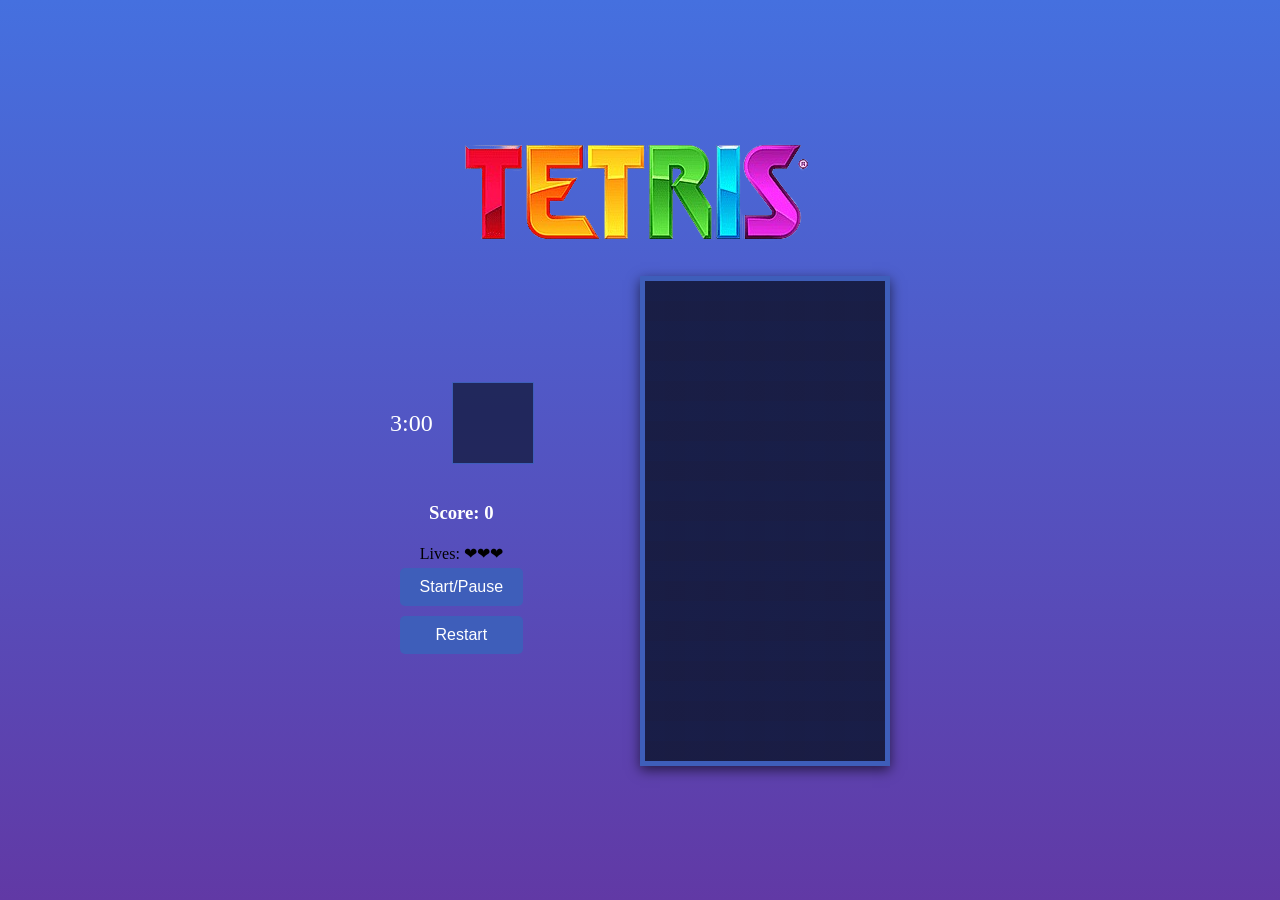
<file: play/tetris/index.html>
<!DOCTYPE html>
<html lang="en" dir="ltr">

<head>
  <meta charset="utf-8">
  <script src="index.js" charset="utf-8"></script>
  <link rel="stylesheet" href="style.css">
  </link>
  <title>Basic Tetris</title>
</head>

<body>
  <header>
    <img src="tetrisLogo.png" alt="Tetris Logo">
  </header>

  <div class="gamebox">
    <div class="left-column">
      <div class="timer-and-mini-grid">
        <div id="timer">3:00</div>
        <div class="mini-grid">
          <div></div>
          <div></div>
          <div></div>
          <div></div>
          <div></div>
          <div></div>
          <div></div>
          <div></div>
          <div></div>
          <div></div>
          <div></div>
          <div></div>
          <div></div>
          <div></div>
          <div></div>
          <div></div>
        </div>
      </div>
      <h3>Score: <span id="score">0</span></h3>
      <div>Lives: <span id="lives"></span></div>
      <div class="options">
        <button id="start-button">Start/Pause</button>
        <button id="restart-button">Restart</button>
      </div>
    </div>
    <div class="right-column">
      <div class="grid">
        <div></div>
        <div></div>
        <div></div>
        <div></div>
        <div></div>
        <div></div>
        <div></div>
        <div></div>
        <div></div>
        <div></div>
        <div></div>
        <div></div>
        <div></div>
        <div></div>
        <div></div>
        <div></div>
        <div></div>
        <div></div>
        <div></div>
        <div></div>
        <div></div>
        <div></div>
        <div></div>
        <div></div>
        <div></div>
        <div></div>
        <div></div>
        <div></div>
        <div></div>
        <div></div>
        <div></div>
        <div></div>
        <div></div>
        <div></div>
        <div></div>
        <div></div>
        <div></div>
        <div></div>
        <div></div>
        <div></div>
        <div></div>
        <div></div>
        <div></div>
        <div></div>
        <div></div>
        <div></div>
        <div></div>
        <div></div>
        <div></div>
        <div></div>
        <div></div>
        <div></div>
        <div></div>
        <div></div>
        <div></div>
        <div></div>
        <div></div>
        <div></div>
        <div></div>
        <div></div>
        <div></div>
        <div></div>
        <div></div>
        <div></div>
        <div></div>
        <div></div>
        <div></div>
        <div></div>
        <div></div>
        <div></div>
        <div></div>
        <div></div>
        <div></div>
        <div></div>
        <div></div>
        <div></div>
        <div></div>
        <div></div>
        <div></div>
        <div></div>
        <div></div>
        <div></div>
        <div></div>
        <div></div>
        <div></div>
        <div></div>
        <div></div>
        <div></div>
        <div></div>
        <div></div>
        <div></div>
        <div></div>
        <div></div>
        <div></div>
        <div></div>
        <div></div>
        <div></div>
        <div></div>
        <div></div>
        <div></div>
        <div></div>
        <div></div>
        <div></div>
        <div></div>
        <div></div>
        <div></div>
        <div></div>
        <div></div>
        <div></div>
        <div></div>
        <div></div>
        <div></div>
        <div></div>
        <div></div>
        <div></div>
        <div></div>
        <div></div>
        <div></div>
        <div></div>
        <div></div>
        <div></div>
        <div></div>
        <div></div>
        <div></div>
        <div></div>
        <div></div>
        <div></div>
        <div></div>
        <div></div>
        <div></div>
        <div></div>
        <div></div>
        <div></div>
        <div></div>
        <div></div>
        <div></div>
        <div></div>
        <div></div>
        <div></div>
        <div></div>
        <div></div>
        <div></div>
        <div></div>
        <div></div>
        <div></div>
        <div></div>
        <div></div>
        <div></div>
        <div></div>
        <div></div>
        <div></div>
        <div></div>
        <div></div>
        <div></div>
        <div></div>
        <div></div>
        <div></div>
        <div></div>
        <div></div>
        <div></div>
        <div></div>
        <div></div>
        <div></div>
        <div></div>
        <div></div>
        <div></div>
        <div></div>
        <div></div>
        <div></div>
        <div></div>
        <div></div>
        <div></div>
        <div></div>
        <div></div>
        <div></div>
        <div></div>
        <div></div>
        <div></div>
        <div></div>
        <div></div>
        <div></div>
        <div></div>
        <div></div>
        <div></div>
        <div></div>
        <div></div>
        <div></div>
        <div></div>
        <div></div>
        <div></div>
        <div></div>
        <div></div>
        <div></div>
        <div></div>
        <div></div>
        <div></div>
        <div></div>
        <div></div>
        <div></div>
        <div></div>
        <div class="taken"></div>
        <div class="taken"></div>
        <div class="taken"></div>
        <div class="taken"></div>
        <div class="taken"></div>
        <div class="taken"></div>
        <div class="taken"></div>
        <div class="taken"></div>
        <div class="taken"></div>
        <div class="taken"></div>
      </div>
    </div>
  </div>
</body>

</html>
</file>
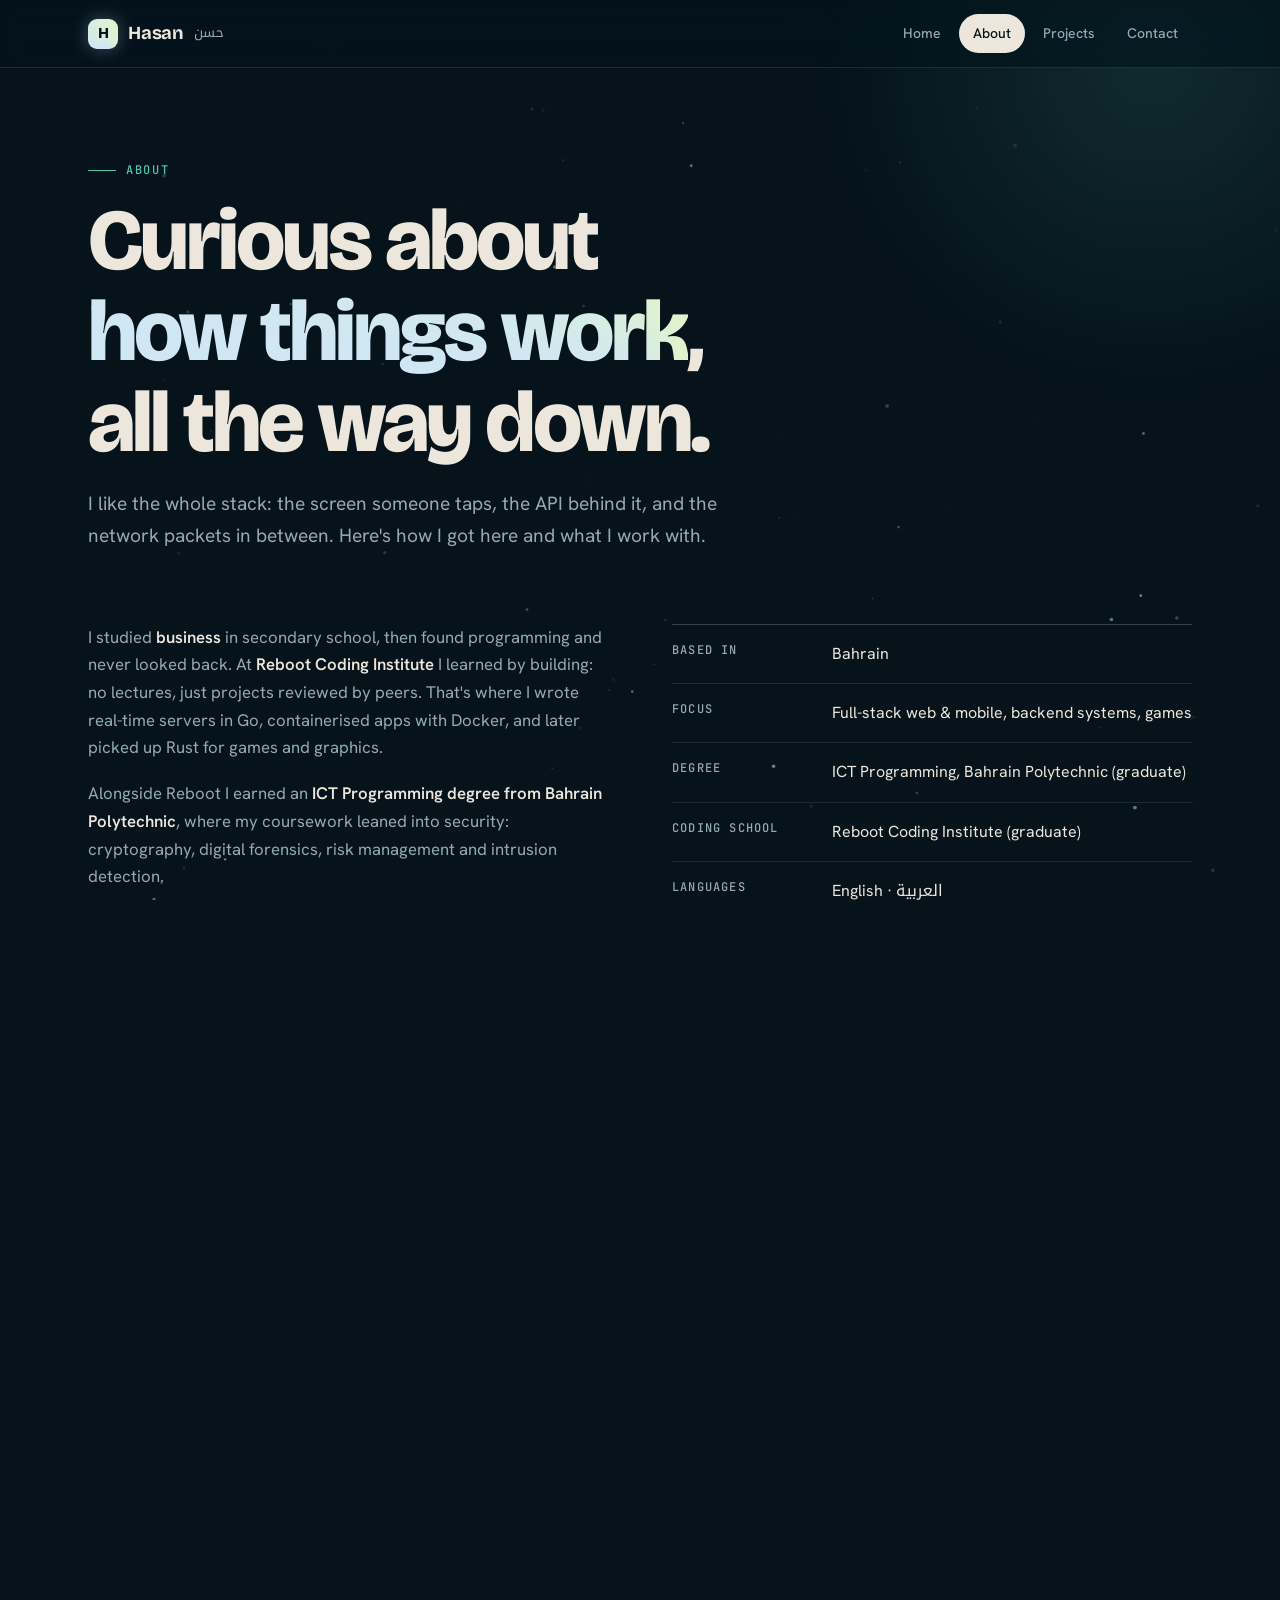
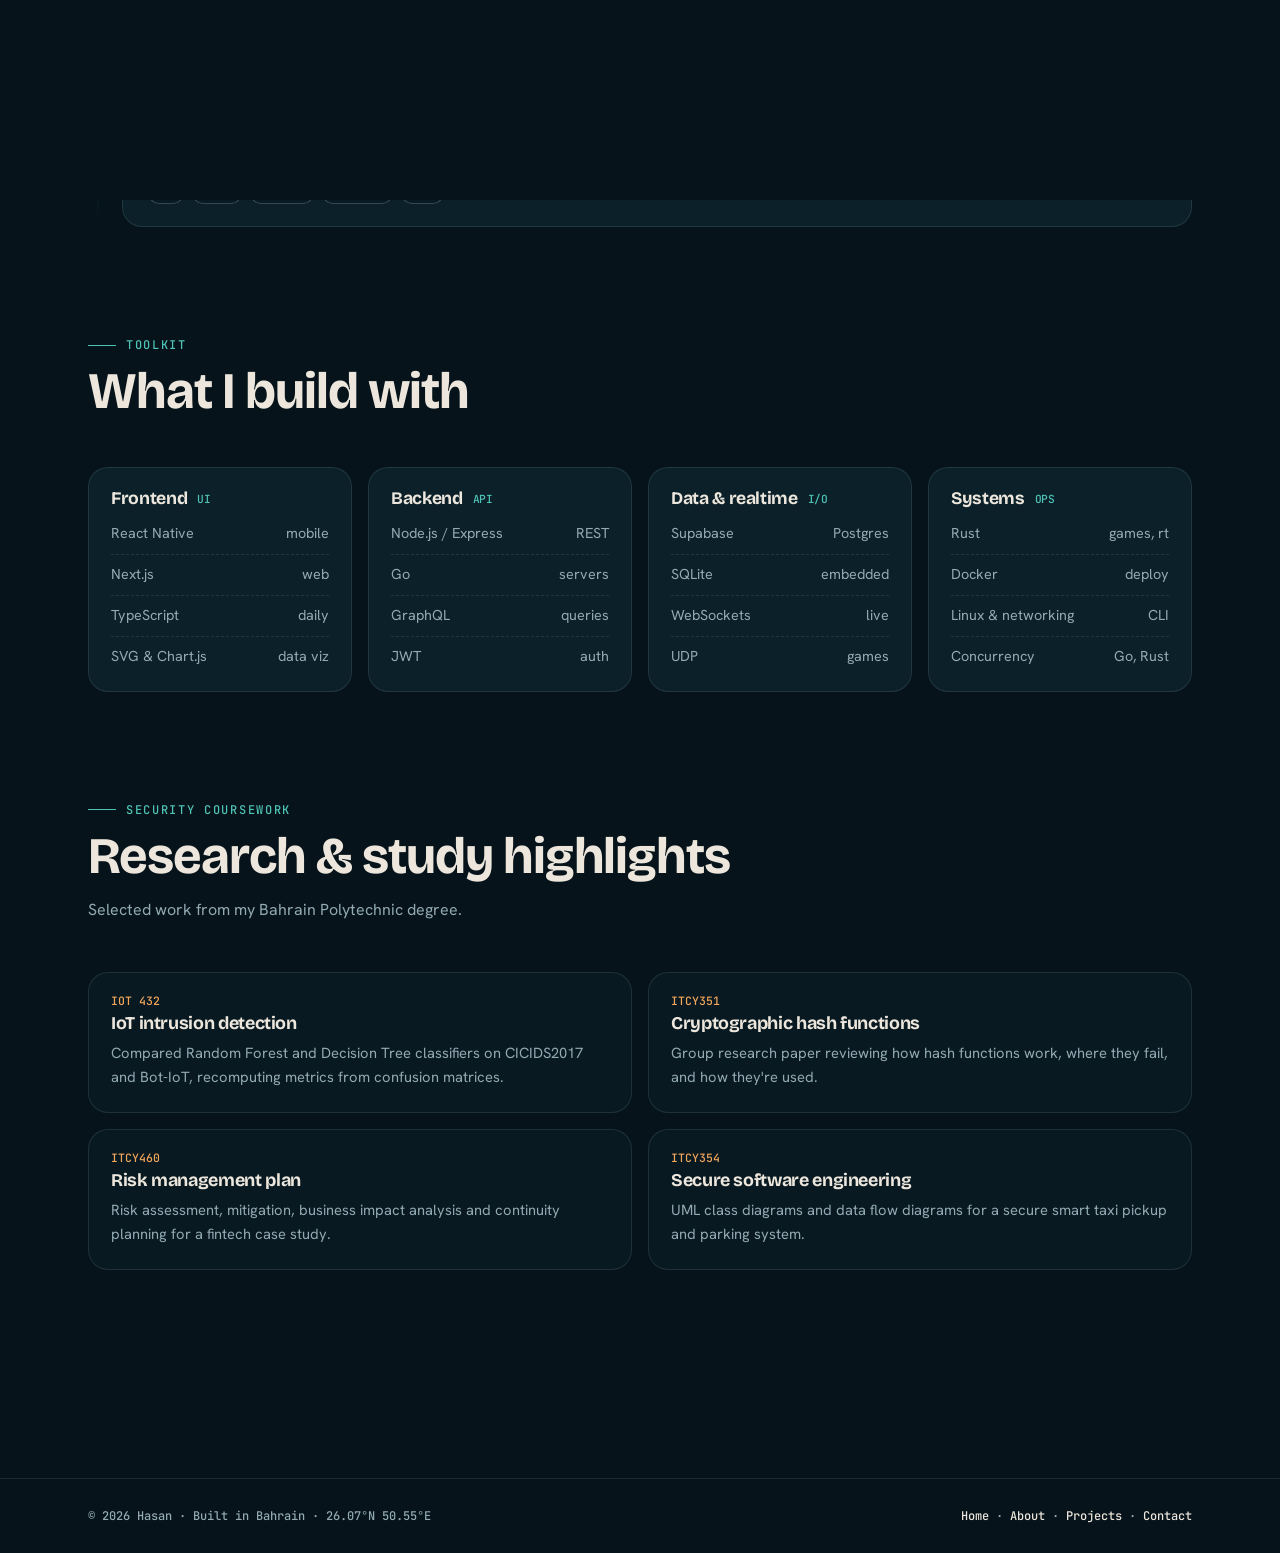
<file: about.html>
<!doctype html>
<html lang="en">
<head>
<meta charset="utf-8">
<meta name="viewport" content="width=device-width, initial-scale=1, viewport-fit=cover">
<title>About · Hasan Abdulla</title>
<meta name="description" content="Hasan Abdulla, full-stack developer in Bahrain. 40 projects: stores, mobile apps, multiplayer games you can play in the browser, and systems tools.">
<link rel="canonical" href="https://hasanabdulla.vercel.app/about.html">
<meta property="og:type" content="website">
<meta property="og:site_name" content="Hasan Abdulla">
<meta property="og:title" content="About · Hasan Abdulla">
<meta property="og:description" content="Hasan Abdulla, full-stack developer in Bahrain. 40 projects: stores, mobile apps, multiplayer games you can play in the browser, and systems tools.">
<meta property="og:url" content="https://hasanabdulla.vercel.app/about.html">
<meta property="og:image" content="https://hasanabdulla.vercel.app/images/og.jpg">
<meta property="og:image:width" content="1200">
<meta property="og:image:height" content="630">
<meta name="twitter:card" content="summary_large_image">
<link rel="preconnect" href="https://fonts.googleapis.com"><link rel="preconnect" href="https://fonts.gstatic.com" crossorigin><link rel="stylesheet" href="https://fonts.googleapis.com/css2?family=Bricolage+Grotesque:opsz,wght@12..96,500;12..96,700;12..96,800&family=Hanken+Grotesk:wght@400;500;600&family=JetBrains+Mono:wght@500&family=Noto+Kufi+Arabic:wght@500;700&display=swap">
<link rel="stylesheet" href="style.css">
</head>
<body>
<canvas id="tide" aria-hidden="true"></canvas><div class="glow" aria-hidden="true"></div>
<div class="curtain" aria-hidden="true"></div>
<div class="site" data-page="about">
<header class="nav">
  <div class="wrap">
    <a class="brand" href="./" data-nav aria-label="Hasan, home">
      <span class="brand-mark" aria-hidden="true">H</span>
      <span class="brand-name">Hasan</span>
      <span class="brand-ar" lang="ar">حسن</span>
    </a>
    <button class="menu-btn" type="button" aria-expanded="false" aria-controls="nav-links">Menu</button>
    <ul class="nav-links" id="nav-links">
      <li><a href="./" data-nav data-page="home">Home</a></li>
      <li><a href="about.html" data-nav data-page="about">About</a></li>
      <li><a href="projects.html" data-nav data-page="projects">Projects</a></li>
      <li><a href="contact.html" data-nav data-page="contact">Contact</a></li>
    </ul>
  </div>
</header>
<main>
<section class="page-hero">
  <div class="wrap enter">
    <span class="eyebrow">About</span>
    <h1>Curious about <span class="sheen-text">how things work</span>, all the way down.</h1>
    <p>I like the whole stack: the screen someone taps, the API behind it, and the network packets in between. Here's how I got here and what I work with.</p>
  </div>
</section>

<section class="section" style="padding-top:24px">
  <div class="wrap about-grid">
    <div class="prose">
      <p>I studied <strong>business</strong> in secondary school, then found programming and never looked back. At <strong>Reboot Coding Institute</strong> I learned by building: no lectures, just projects reviewed by peers. That's where I wrote real-time servers in Go, containerised apps with Docker, and later picked up Rust for games and graphics.</p>
      <p>Alongside Reboot I earned an <strong>ICT Programming degree from Bahrain Polytechnic</strong>, where my coursework leaned into security: cryptography, digital forensics, risk management and intrusion detection.</p>
      <p>I've worked on two products used by real customers: a <strong>laundry service marketplace</strong> at Exceeders, and the <strong>Esbitar</strong> clinic platform, where I built across mobile, web and backend as a full-stack intern.</p>
      <p>Outside work I'm into social and party games, the kind that fill a living room at a family gathering. That's what pulled me into building <strong>Baytna</strong> and <strong>Seen Jeem</strong>.</p>
    </div>
    <dl class="facts">
      <div class="fact"><dt>Based in</dt><dd>Bahrain</dd></div>
      <div class="fact"><dt>Focus</dt><dd>Full-stack web &amp; mobile, backend systems, games</dd></div>
      <div class="fact"><dt>Degree</dt><dd>ICT Programming, Bahrain Polytechnic (graduate)</dd></div>
      <div class="fact"><dt>Coding school</dt><dd>Reboot Coding Institute (graduate)</dd></div>
      <div class="fact"><dt>Languages</dt><dd>English · <span class="ar" lang="ar">العربية</span></dd></div>
      <div class="fact"><dt>Looking for</dt><dd>Full-stack or backend roles in the Gulf</dd></div>
    </dl>
  </div>
</section>

<section class="section" style="padding-top:0">
  <div class="wrap">
    <div class="section-head">
      <span class="eyebrow">Experience</span>
      <h2>Where I've worked</h2>
    </div>
    <div class="timeline">
      <article class="tl-item" data-tilt="3">
        <div class="tl-top"><h3>Esbitar</h3><span class="tl-role">Full-stack developer intern</span></div>
        <p>Mobile clinic management platform. I built React Native screens, pages for the Next.js web dashboard, and endpoints in the Node.js/Express and Supabase backend, working across all three repositories.</p>
        <div class="chips"><span class="chip">React Native</span><span class="chip">Next.js</span><span class="chip">Node.js</span><span class="chip">Express</span><span class="chip">Supabase</span></div>
      </article>
      <article class="tl-item" data-tilt="3">
        <div class="tl-top"><h3>Exceeders</h3><span class="tl-role">Developer</span></div>
        <p>Built a laundry service marketplace that connects customers with laundry providers.</p>
        <div class="chips"><span class="chip">Full stack</span><span class="chip">Marketplace</span></div>
      </article>
      <article class="tl-item" data-tilt="3">
        <div class="tl-top"><h3>Reboot Coding Institute</h3><span class="tl-role">Developer program · Graduate</span></div>
        <p>Project-based training with peer audits: real-time forum, social network, GraphQL profile, wget clone, Rust games and a ray tracer.</p>
        <div class="chips"><span class="chip">Go</span><span class="chip">Rust</span><span class="chip">Docker</span><span class="chip">GraphQL</span><span class="chip">JWT</span></div>
      </article>
    </div>
  </div>
</section>

<section class="section" style="padding-top:0">
  <div class="wrap">
    <div class="section-head">
      <span class="eyebrow">Toolkit</span>
      <h2>What I build with</h2>
    </div>
    <div class="skills">
      <div class="skill" data-tilt="8"><h3>Frontend <i>UI</i></h3><ul><li>React Native<span>mobile</span></li><li>Next.js<span>web</span></li><li>TypeScript<span>daily</span></li><li>SVG &amp; Chart.js<span>data viz</span></li></ul></div>
      <div class="skill" data-tilt="8"><h3>Backend <i>API</i></h3><ul><li>Node.js / Express<span>REST</span></li><li>Go<span>servers</span></li><li>GraphQL<span>queries</span></li><li>JWT<span>auth</span></li></ul></div>
      <div class="skill" data-tilt="8"><h3>Data &amp; realtime <i>I/O</i></h3><ul><li>Supabase<span>Postgres</span></li><li>SQLite<span>embedded</span></li><li>WebSockets<span>live</span></li><li>UDP<span>games</span></li></ul></div>
      <div class="skill" data-tilt="8"><h3>Systems <i>OPS</i></h3><ul><li>Rust<span>games, rt</span></li><li>Docker<span>deploy</span></li><li>Linux &amp; networking<span>CLI</span></li><li>Concurrency<span>Go, Rust</span></li></ul></div>
    </div>
  </div>
</section>

<section class="section" style="padding-top:0">
  <div class="wrap">
    <div class="section-head">
      <span class="eyebrow">Security coursework</span>
      <h2>Research &amp; study highlights</h2>
      <p>Selected work from my Bahrain Polytechnic degree.</p>
    </div>
    <div class="study">
      <div class="study-item"><code>IOT 432</code><h3>IoT intrusion detection</h3><p>Compared Random Forest and Decision Tree classifiers on CICIDS2017 and Bot-IoT, recomputing metrics from confusion matrices.</p></div>
      <div class="study-item"><code>ITCY351</code><h3>Cryptographic hash functions</h3><p>Group research paper reviewing how hash functions work, where they fail, and how they're used.</p></div>
      <div class="study-item"><code>ITCY460</code><h3>Risk management plan</h3><p>Risk assessment, mitigation, business impact analysis and continuity planning for a fintech case study.</p></div>
      <div class="study-item"><code>ITCY354</code><h3>Secure software engineering</h3><p>UML class diagrams and data flow diagrams for a secure smart taxi pickup and parking system.</p></div>
    </div>
  </div>
</section>
</main>
<footer class="footer">
  <div class="wrap">
    <span>© <span data-year>2026</span> Hasan · Built in Bahrain · 26.07°N 50.55°E</span>
    <span><a href="./" data-nav>Home</a> · <a href="about.html" data-nav>About</a> · <a href="projects.html" data-nav>Projects</a> · <a href="contact.html" data-nav>Contact</a></span>
  </div>
</footer>
</div>
<script src="app.js"></script>
</body>
</html>
</file>
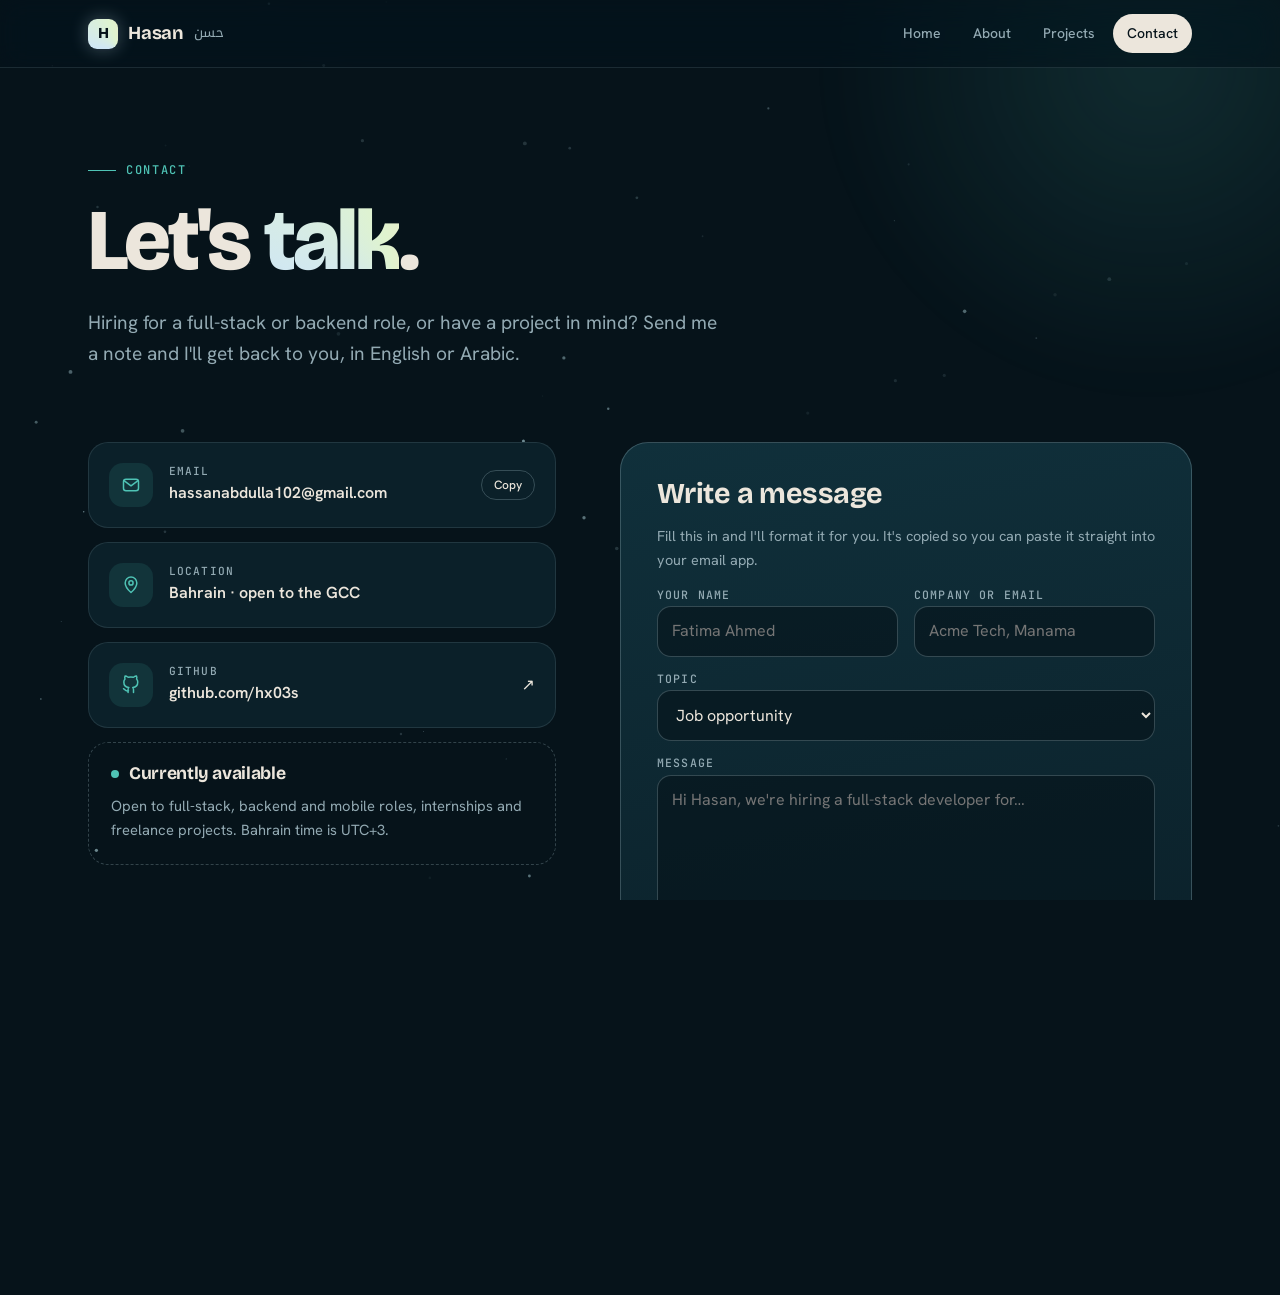
<file: contact.html>
<!doctype html>
<html lang="en">
<head>
<meta charset="utf-8">
<meta name="viewport" content="width=device-width, initial-scale=1, viewport-fit=cover">
<title>Contact · Hasan Abdulla</title>
<meta name="description" content="Hasan Abdulla, full-stack developer in Bahrain. 40 projects: stores, mobile apps, multiplayer games you can play in the browser, and systems tools.">
<link rel="canonical" href="https://hasanabdulla.vercel.app/contact.html">
<meta property="og:type" content="website">
<meta property="og:site_name" content="Hasan Abdulla">
<meta property="og:title" content="Contact · Hasan Abdulla">
<meta property="og:description" content="Hasan Abdulla, full-stack developer in Bahrain. 40 projects: stores, mobile apps, multiplayer games you can play in the browser, and systems tools.">
<meta property="og:url" content="https://hasanabdulla.vercel.app/contact.html">
<meta property="og:image" content="https://hasanabdulla.vercel.app/images/og.jpg">
<meta property="og:image:width" content="1200">
<meta property="og:image:height" content="630">
<meta name="twitter:card" content="summary_large_image">
<link rel="preconnect" href="https://fonts.googleapis.com"><link rel="preconnect" href="https://fonts.gstatic.com" crossorigin><link rel="stylesheet" href="https://fonts.googleapis.com/css2?family=Bricolage+Grotesque:opsz,wght@12..96,500;12..96,700;12..96,800&family=Hanken+Grotesk:wght@400;500;600&family=JetBrains+Mono:wght@500&family=Noto+Kufi+Arabic:wght@500;700&display=swap">
<link rel="stylesheet" href="style.css">
</head>
<body>
<canvas id="tide" aria-hidden="true"></canvas><div class="glow" aria-hidden="true"></div>
<div class="curtain" aria-hidden="true"></div>
<div class="site" data-page="contact">
<header class="nav">
  <div class="wrap">
    <a class="brand" href="./" data-nav aria-label="Hasan, home">
      <span class="brand-mark" aria-hidden="true">H</span>
      <span class="brand-name">Hasan</span>
      <span class="brand-ar" lang="ar">حسن</span>
    </a>
    <button class="menu-btn" type="button" aria-expanded="false" aria-controls="nav-links">Menu</button>
    <ul class="nav-links" id="nav-links">
      <li><a href="./" data-nav data-page="home">Home</a></li>
      <li><a href="about.html" data-nav data-page="about">About</a></li>
      <li><a href="projects.html" data-nav data-page="projects">Projects</a></li>
      <li><a href="contact.html" data-nav data-page="contact">Contact</a></li>
    </ul>
  </div>
</header>
<main>
<section class="page-hero">
  <div class="wrap enter">
    <span class="eyebrow">Contact</span>
    <h1>Let's <span class="sheen-text">talk</span>.</h1>
    <p>Hiring for a full-stack or backend role, or have a project in mind? Send me a note and I'll get back to you, in English or Arabic.</p>
  </div>
</section>

<section class="section" style="padding-top:24px">
  <div class="wrap contact-grid">
    <div class="channels">
      <div class="channel" data-tilt="4">
        <span class="ch-icon"><svg viewBox="0 0 24 24" fill="none" stroke="currentColor" stroke-width="1.8" stroke-linecap="round" stroke-linejoin="round"><rect x="3" y="5" width="18" height="14" rx="3"/><path d="m4 7 8 6 8-6"/></svg></span>
        <span><small>Email</small><b data-email>hassanabdulla102@gmail.com</b></span>
        <button class="copy-btn" type="button">Copy</button>
      </div>
      <div class="channel" data-tilt="4">
        <span class="ch-icon"><svg viewBox="0 0 24 24" fill="none" stroke="currentColor" stroke-width="1.8" stroke-linecap="round" stroke-linejoin="round"><path d="M12 21s7-6.2 7-11.5A7 7 0 0 0 5 9.5C5 14.8 12 21 12 21z"/><circle cx="12" cy="9.5" r="2.5"/></svg></span>
        <span><small>Location</small><b>Bahrain · open to the GCC</b></span>
        <span></span>
      </div>
      <a class="channel" data-link="github" href="#" target="_blank" rel="noopener" data-tilt="4">
        <span class="ch-icon"><svg viewBox="0 0 24 24" fill="none" stroke="currentColor" stroke-width="1.8" stroke-linecap="round" stroke-linejoin="round"><path d="M9 19c-4 1.3-4-2-6-2.5M15 21v-3.5a3 3 0 0 0-.9-2.4c3-.3 6-1.4 6-6.6a5 5 0 0 0-1.4-3.6 4.6 4.6 0 0 0-.1-3.6s-1.1-.3-3.6 1.4a12.4 12.4 0 0 0-6.5 0C6 1 4.9 1.3 4.9 1.3a4.6 4.6 0 0 0-.1 3.6A5 5 0 0 0 3.4 8.5c0 5.2 3 6.3 6 6.6a3 3 0 0 0-.9 2.4V21"/></svg></span><span><small>GitHub</small><b>github.com</b></span><span aria-hidden="true">↗</span>
      </a>
      <a class="channel" data-link="linkedin" href="#" target="_blank" rel="noopener" data-tilt="4">
        <span class="ch-icon"><svg viewBox="0 0 24 24" fill="none" stroke="currentColor" stroke-width="1.8" stroke-linecap="round" stroke-linejoin="round"><rect x="3" y="3" width="18" height="18" rx="3"/><path d="M8 10v7M8 7v.01M12 17v-4a2 2 0 0 1 4 0v4M12 10v7"/></svg></span><span><small>LinkedIn</small><b>linkedin.com</b></span><span aria-hidden="true">↗</span>
      </a>
      <div class="avail">
        <h3><i class="dot-live"></i>Currently available</h3>
        <p>Open to full-stack, backend and mobile roles, internships and freelance projects. Bahrain time is UTC+3.</p>
      </div>
    </div>

    <form class="form" id="contact-form" data-tilt="2" novalidate>
      <h2>Write a message</h2>
      <p class="note">Fill this in and I'll format it for you. It's copied so you can paste it straight into your email app.</p>
      <div class="row2">
        <div class="field"><label for="f-name">Your name</label><input id="f-name" name="name" required autocomplete="name" placeholder="Fatima Ahmed"></div>
        <div class="field"><label for="f-from">Company or email</label><input id="f-from" name="from" autocomplete="organization" placeholder="Acme Tech, Manama"></div>
      </div>
      <div class="field"><label for="f-topic">Topic</label>
        <select id="f-topic" name="topic"><option>Job opportunity</option><option>Freelance project</option><option>Collaboration</option><option>Just saying hi</option></select>
      </div>
      <div class="field"><label for="f-msg">Message</label><textarea id="f-msg" name="message" required placeholder="Hi Hasan, we're hiring a full-stack developer for…"></textarea></div>
      <div class="btn-row"><button class="btn btn-primary" type="submit">Prepare message <span class="arrow">→</span></button></div>
      <div class="field" hidden><label for="composed">Your message</label><textarea id="composed" readonly></textarea></div>
    </form>
  </div>
</section>
</main>
<footer class="footer">
  <div class="wrap">
    <span>© <span data-year>2026</span> Hasan · Built in Bahrain · 26.07°N 50.55°E</span>
    <span><a href="./" data-nav>Home</a> · <a href="about.html" data-nav>About</a> · <a href="projects.html" data-nav>Projects</a> · <a href="contact.html" data-nav>Contact</a></span>
  </div>
</footer>
</div>
<script src="app.js"></script>
</body>
</html>
</file>
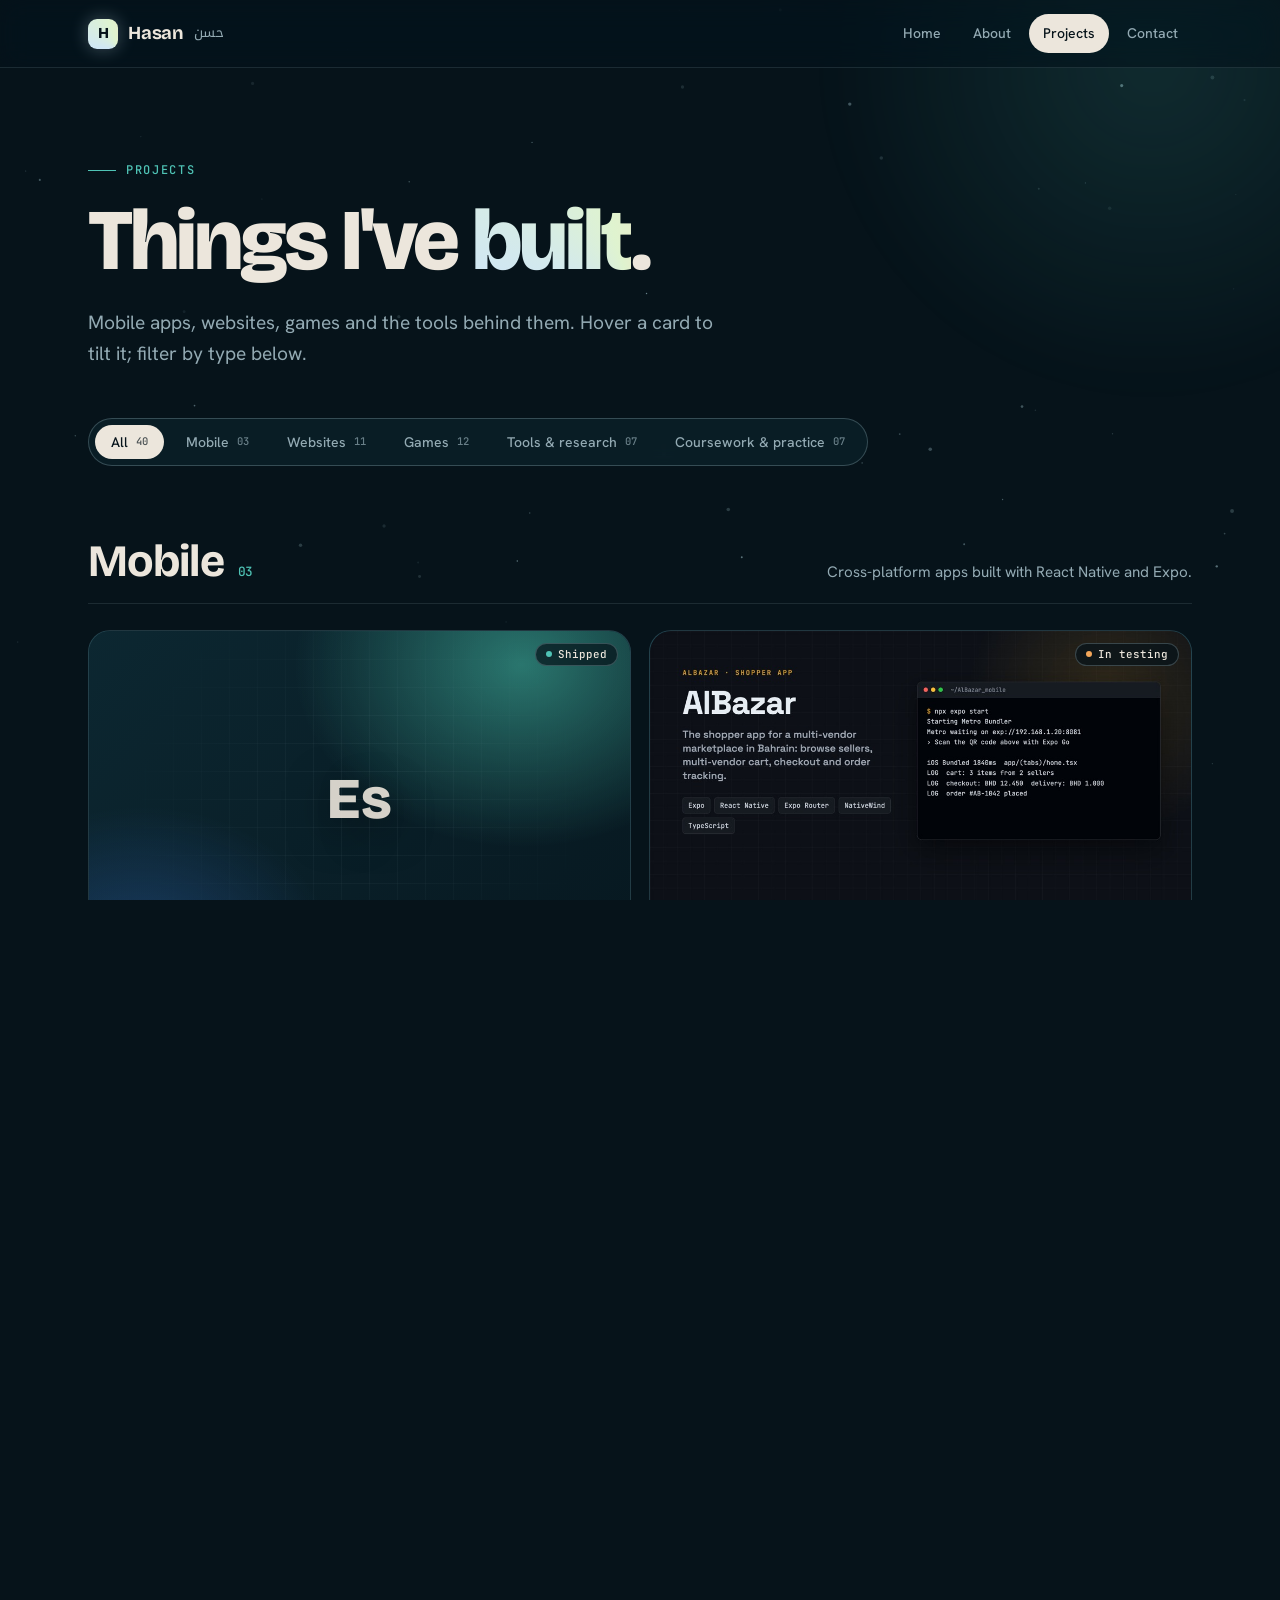
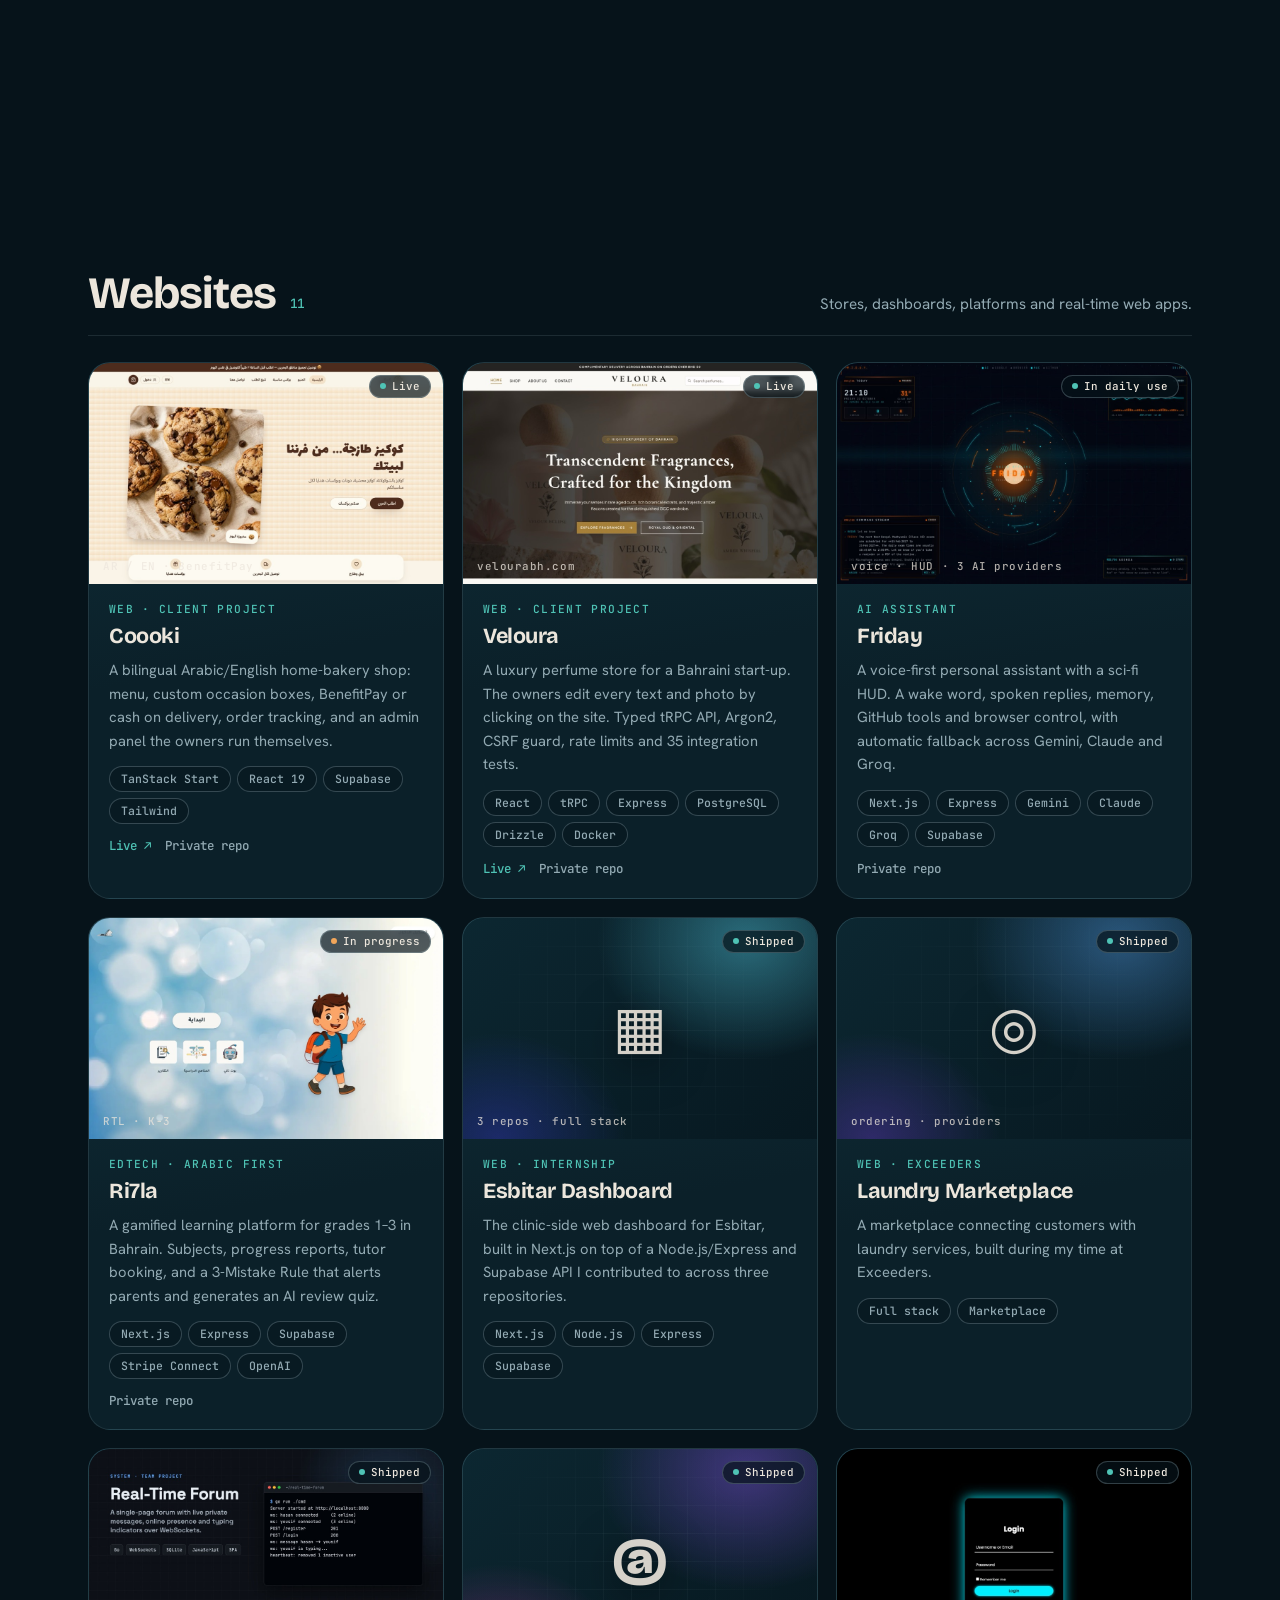
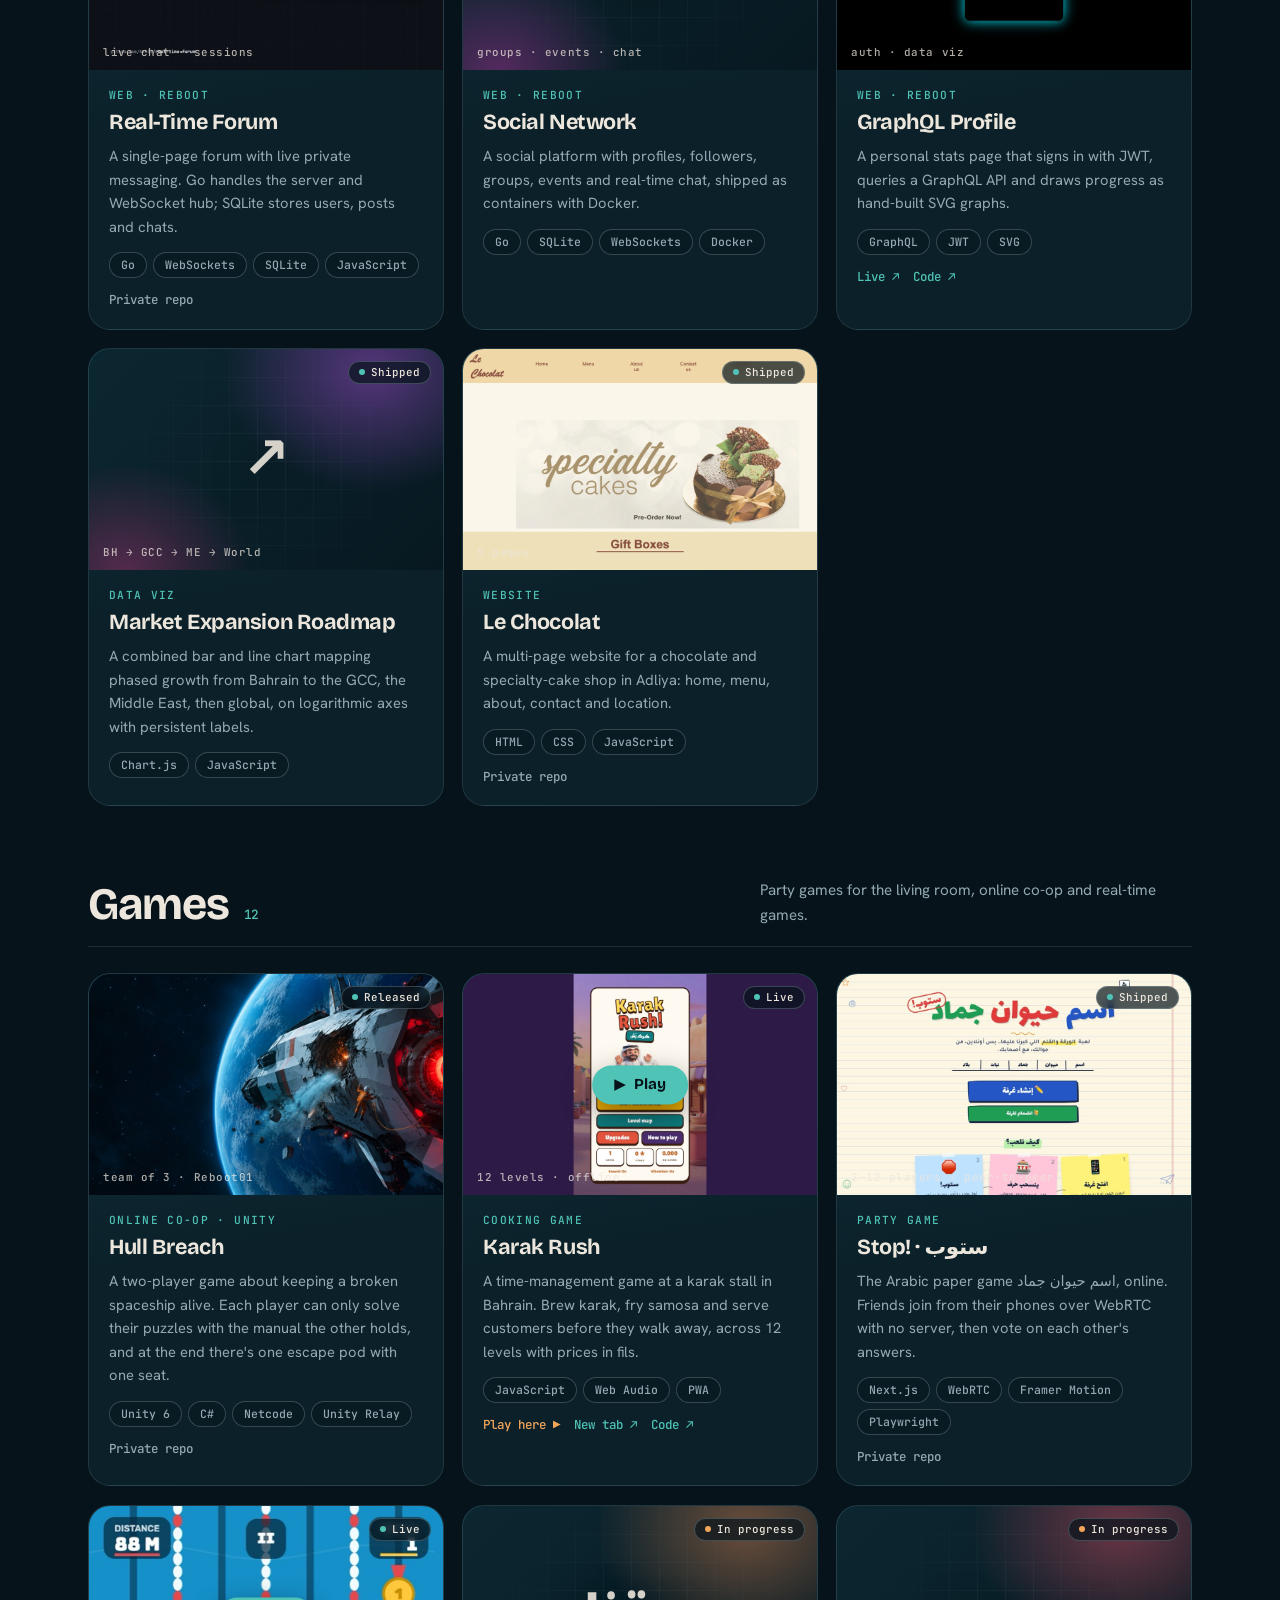
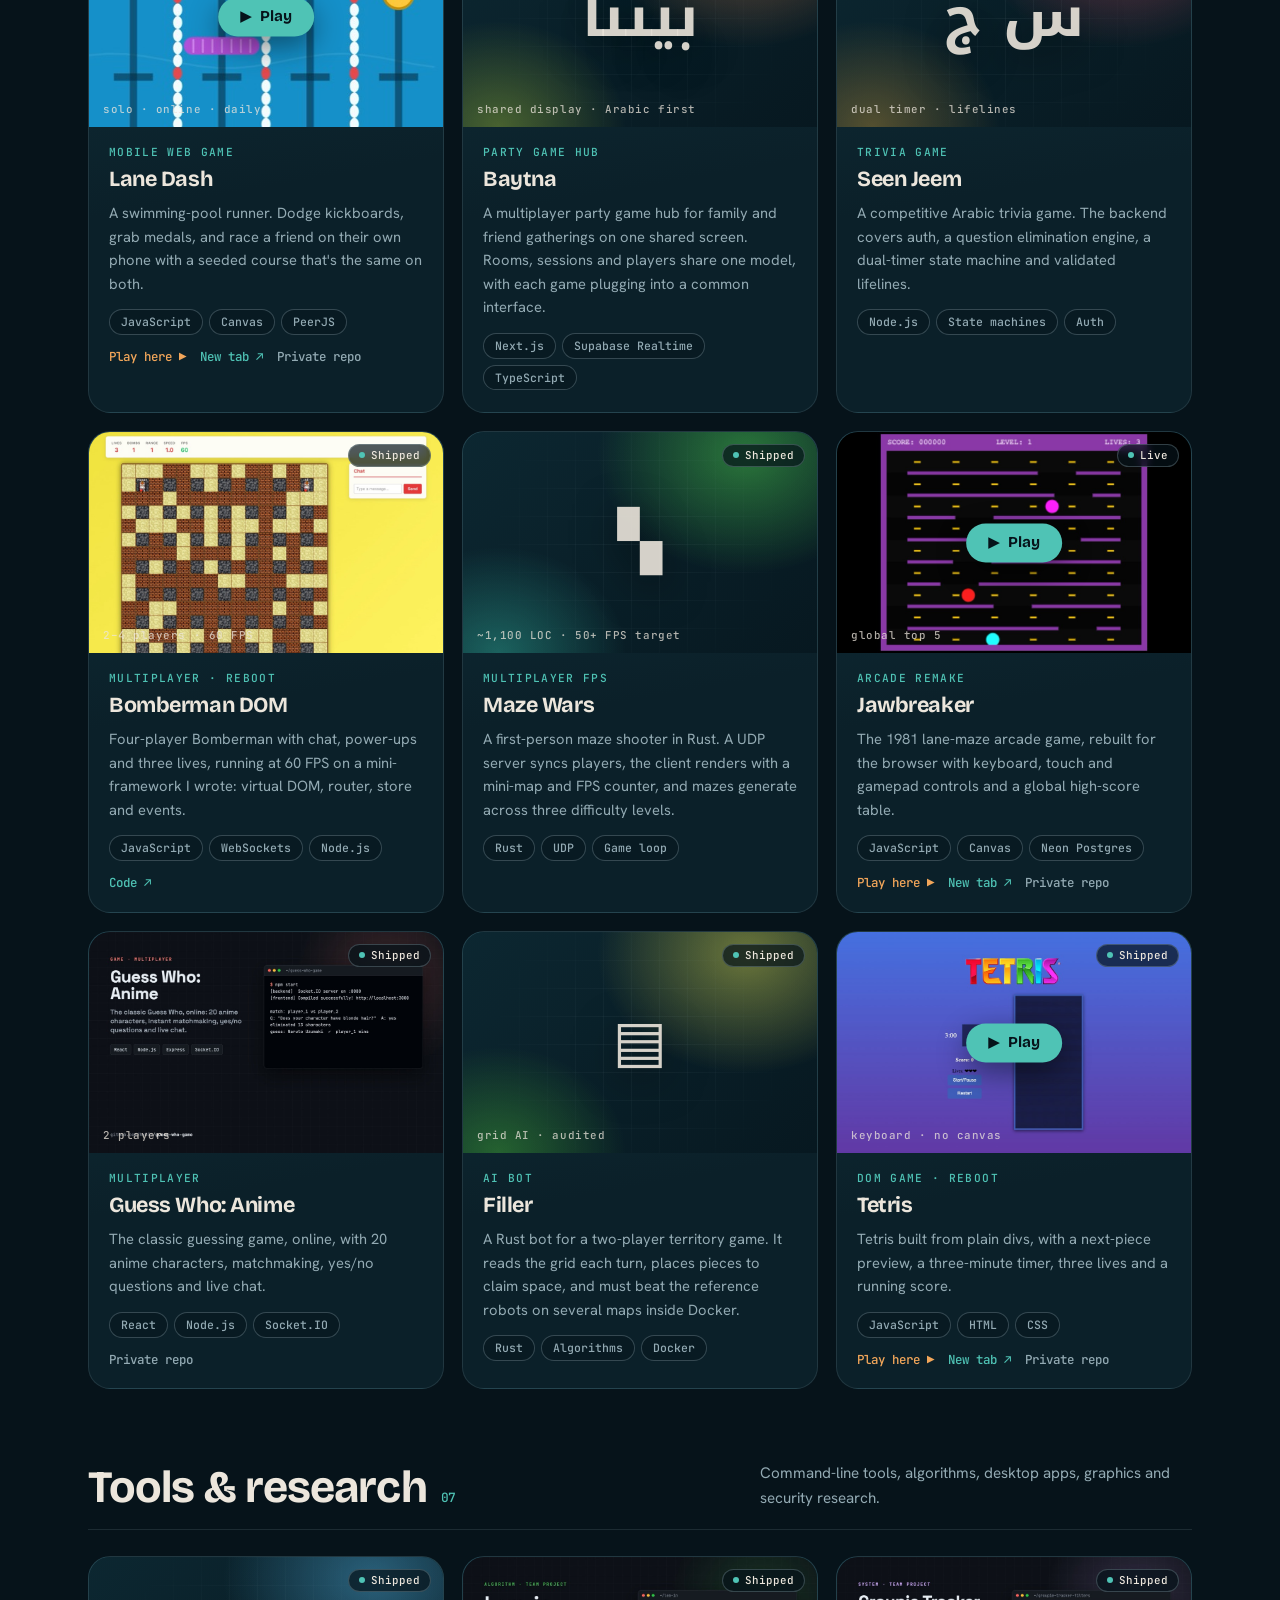
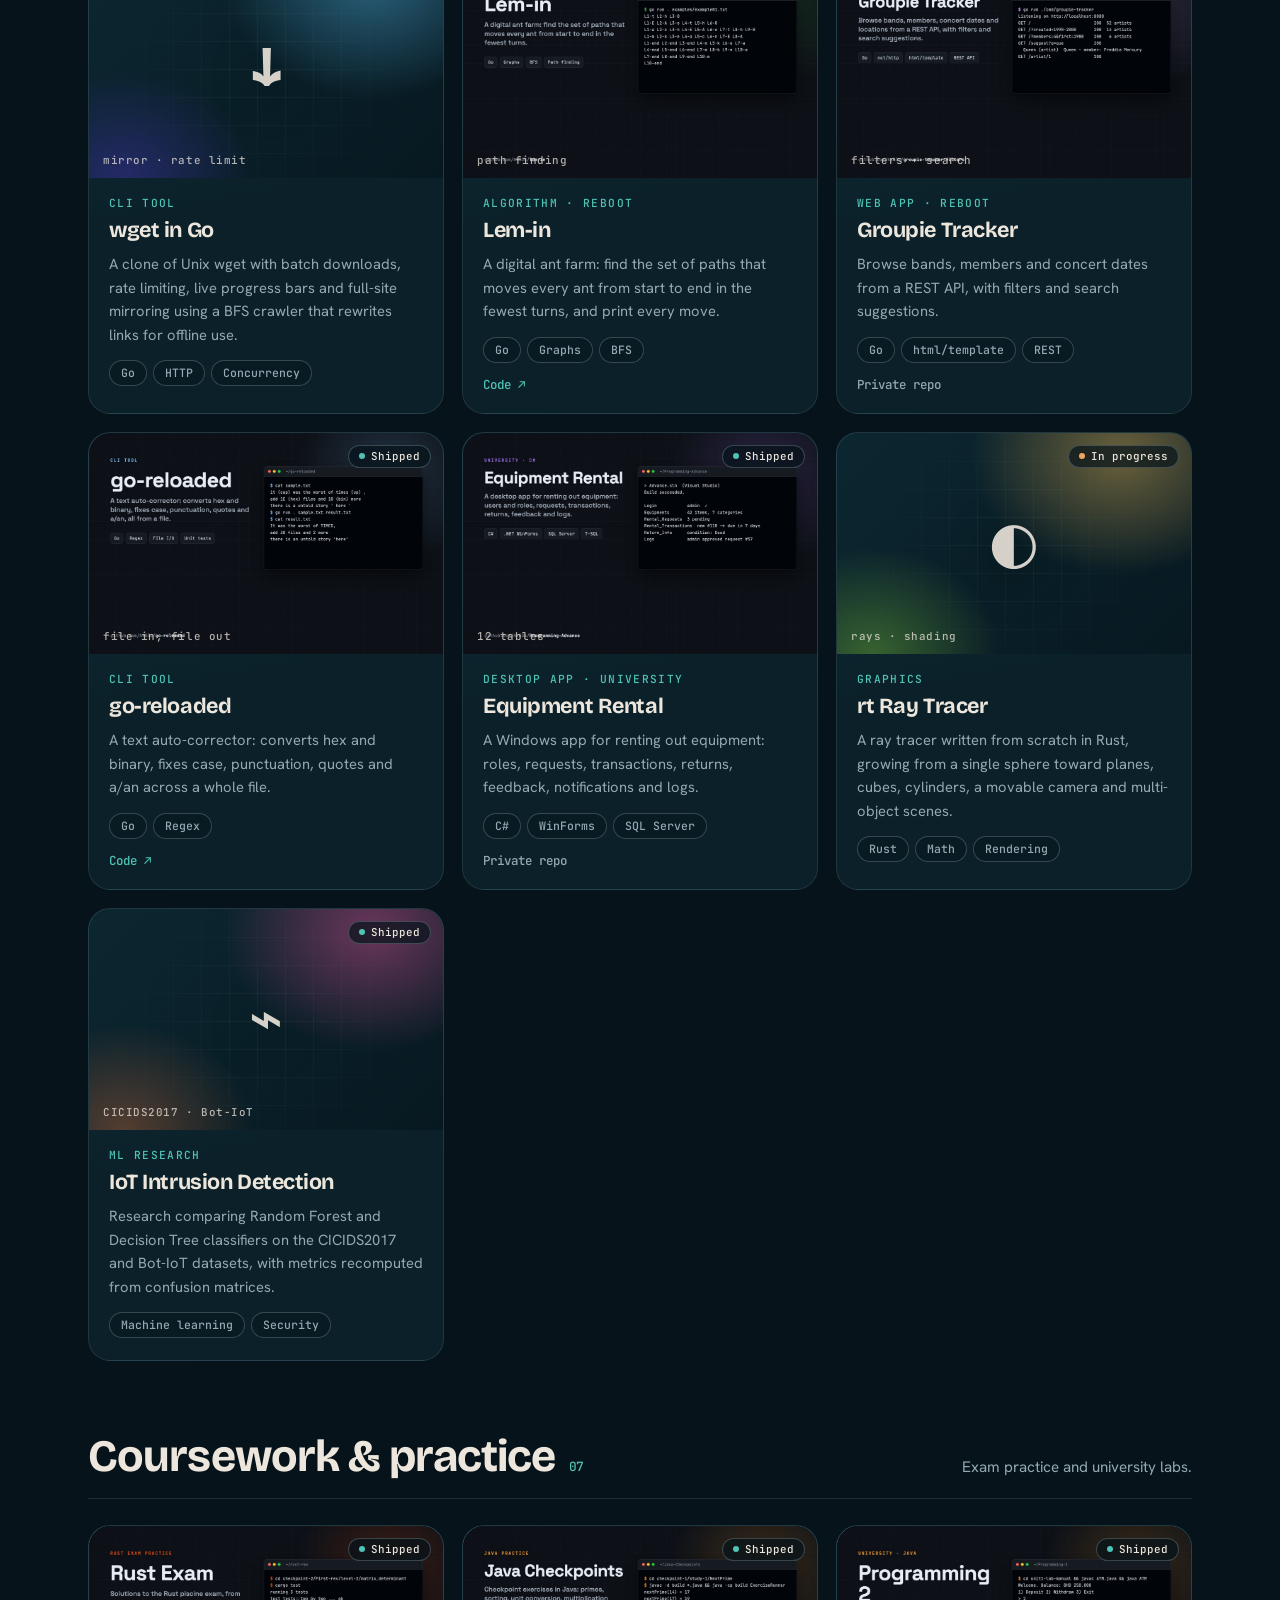
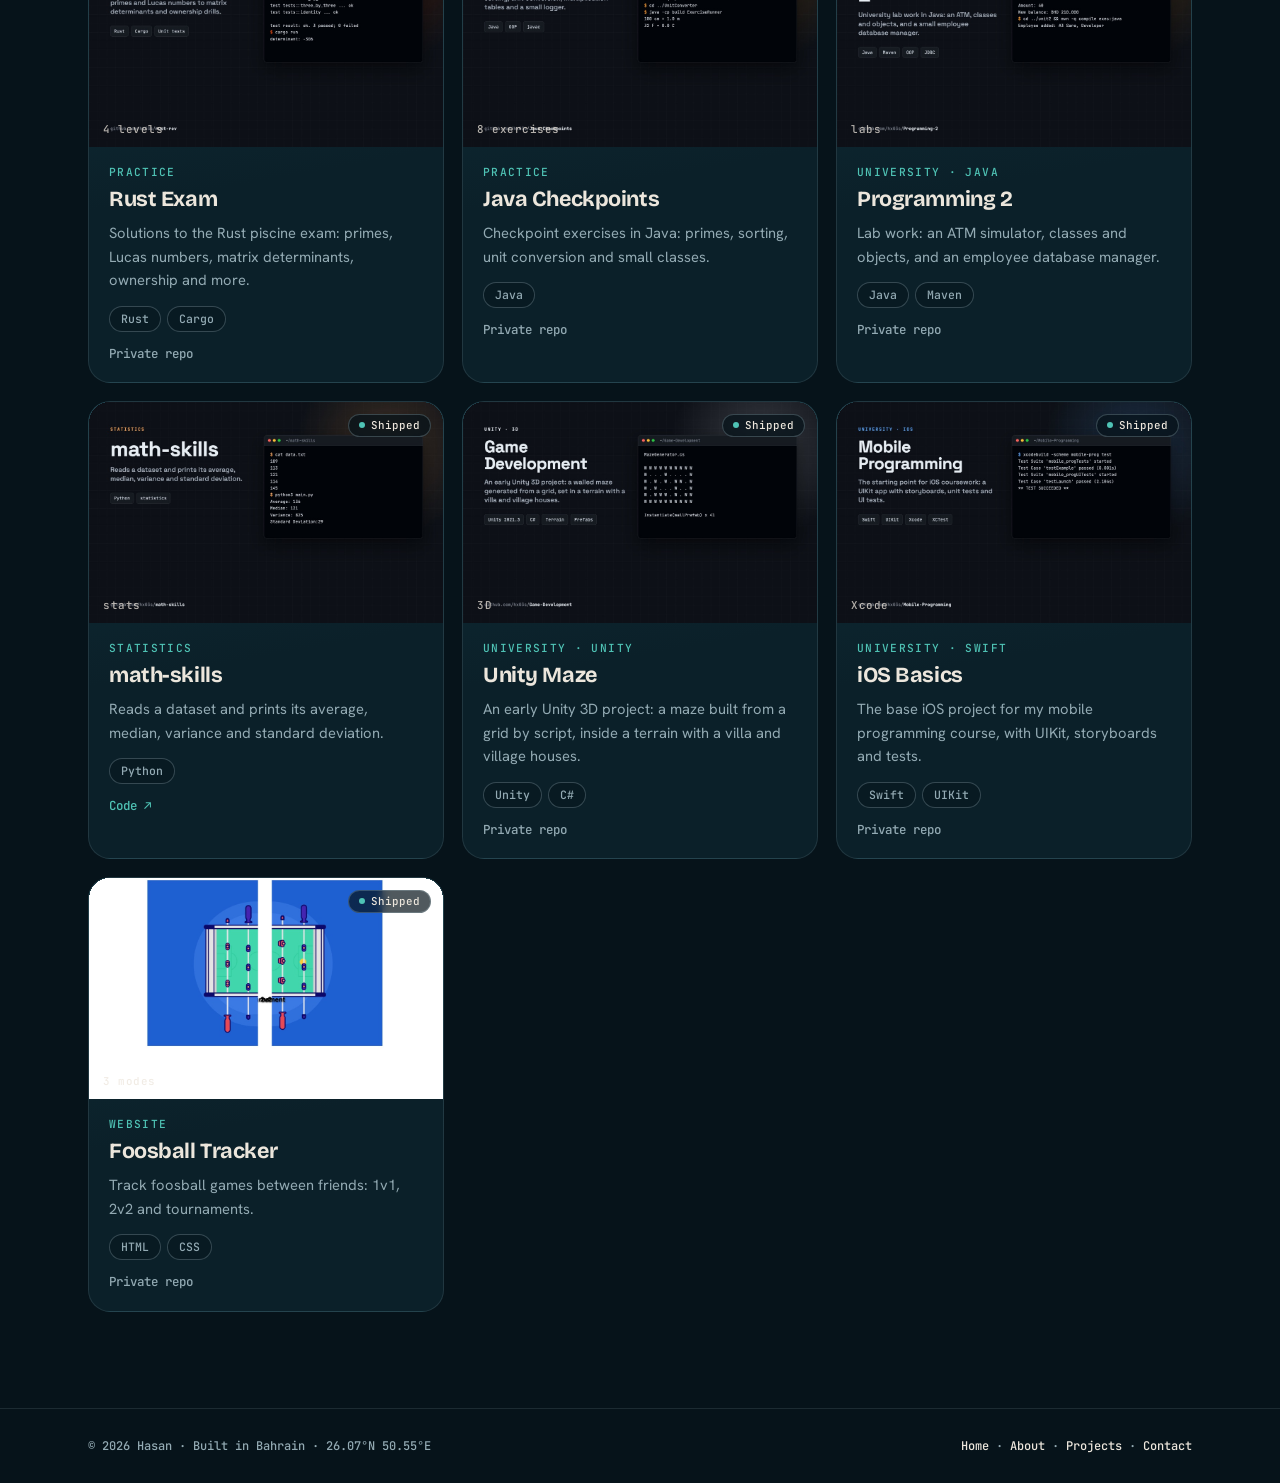
<file: projects.html>
<!doctype html>
<html lang="en">
<head>
<meta charset="utf-8">
<meta name="viewport" content="width=device-width, initial-scale=1, viewport-fit=cover">
<title>Projects · Hasan Abdulla</title>
<meta name="description" content="Hasan Abdulla, full-stack developer in Bahrain. 40 projects: stores, mobile apps, multiplayer games you can play in the browser, and systems tools.">
<link rel="canonical" href="https://hasanabdulla.vercel.app/projects.html">
<meta property="og:type" content="website">
<meta property="og:site_name" content="Hasan Abdulla">
<meta property="og:title" content="Projects · Hasan Abdulla">
<meta property="og:description" content="Hasan Abdulla, full-stack developer in Bahrain. 40 projects: stores, mobile apps, multiplayer games you can play in the browser, and systems tools.">
<meta property="og:url" content="https://hasanabdulla.vercel.app/projects.html">
<meta property="og:image" content="https://hasanabdulla.vercel.app/images/og.jpg">
<meta property="og:image:width" content="1200">
<meta property="og:image:height" content="630">
<meta name="twitter:card" content="summary_large_image">
<link rel="preconnect" href="https://fonts.googleapis.com"><link rel="preconnect" href="https://fonts.gstatic.com" crossorigin><link rel="stylesheet" href="https://fonts.googleapis.com/css2?family=Bricolage+Grotesque:opsz,wght@12..96,500;12..96,700;12..96,800&family=Hanken+Grotesk:wght@400;500;600&family=JetBrains+Mono:wght@500&family=Noto+Kufi+Arabic:wght@500;700&display=swap">
<link rel="stylesheet" href="style.css">
</head>
<body>
<canvas id="tide" aria-hidden="true"></canvas><div class="glow" aria-hidden="true"></div>
<div class="curtain" aria-hidden="true"></div>
<div class="site" data-page="projects">
<header class="nav">
  <div class="wrap">
    <a class="brand" href="./" data-nav aria-label="Hasan, home">
      <span class="brand-mark" aria-hidden="true">H</span>
      <span class="brand-name">Hasan</span>
      <span class="brand-ar" lang="ar">حسن</span>
    </a>
    <button class="menu-btn" type="button" aria-expanded="false" aria-controls="nav-links">Menu</button>
    <ul class="nav-links" id="nav-links">
      <li><a href="./" data-nav data-page="home">Home</a></li>
      <li><a href="about.html" data-nav data-page="about">About</a></li>
      <li><a href="projects.html" data-nav data-page="projects">Projects</a></li>
      <li><a href="contact.html" data-nav data-page="contact">Contact</a></li>
    </ul>
  </div>
</header>
<main>
<section class="page-hero projects-top">
  <div class="wrap enter">
    <span class="eyebrow">Projects</span>
    <h1>Things I've <span class="sheen-text">built</span>.</h1>
    <p>Mobile apps, websites, games and the tools behind them. Hover a card to tilt it; filter by type below.</p>
  </div>
</section>
<div class="wrap">
  <div class="filters" role="toolbar" aria-label="Filter projects">
    <button class="filter" type="button" data-filter="all" aria-pressed="true">All <sup>40</sup></button>
    <button class="filter" type="button" data-filter="mobile" aria-pressed="false">Mobile <sup>03</sup></button>
    <button class="filter" type="button" data-filter="websites" aria-pressed="false">Websites <sup>11</sup></button>
    <button class="filter" type="button" data-filter="games" aria-pressed="false">Games <sup>12</sup></button>
    <button class="filter" type="button" data-filter="tools" aria-pressed="false">Tools &amp; research <sup>07</sup></button>
    <button class="filter" type="button" data-filter="coursework" aria-pressed="false">Coursework &amp; practice <sup>07</sup></button>
  </div>
  <section class="cat" id="mobile">
  <div class="cat-head"><h2>Mobile <small>03</small></h2><p>Cross-platform apps built with React Native and Expo.</p></div>
  <div class="grid two"><article class="card" data-tilt="7">
  <div class="cover" style="--h:168"><span class="cover-glyph">Es</span><span class="status">Shipped</span><span class="cover-spec">iOS + Android · clinic ops</span></div>
  <div class="card-body"><span class="card-kicker">Mobile · Internship</span><h3>Esbitar Mobile</h3><p>Screens for Esbitar, a mobile clinic management platform. As a full-stack intern I built React Native screens wired to the shared Node.js and Supabase backend.</p><div class="chips"><span class="chip">React Native</span><span class="chip">TypeScript</span><span class="chip">Supabase</span></div></div>
</article><article class="card" data-tilt="7">
  <div class="cover" style="--h:180"><img class="cover-img" src="images/projects/albazar-mobile.jpg" alt="AlBazar screenshot" loading="lazy"><span class="status wip">In testing</span><span class="cover-spec">4 repos · customer, vendor, admin, driver</span></div>
  <div class="card-body"><span class="card-kicker">Mobile + Web · Marketplace</span><h3>AlBazar</h3><p>A multi-vendor marketplace for Bahrain, priced in dinars. A shopper app, a vendor and admin dashboard, and a Supabase database where row-level security decides who sees what, and placing an order is one all-or-nothing transaction.</p><div class="chips"><span class="chip">Expo</span><span class="chip">React Native</span><span class="chip">React</span><span class="chip">Supabase</span><span class="chip">Postgres</span></div><div class="card-links"><span>Private repo</span></div></div>
</article><article class="card" data-tilt="7">
  <div class="cover" style="--h:180"><img class="cover-img" src="images/projects/sharks-academy.jpg" alt="Sharks Academy screenshot" loading="lazy"><span class="status wip">In progress</span><span class="cover-spec">iOS + Android</span></div>
  <div class="card-body"><span class="card-kicker">Mobile · Early stage</span><h3>Sharks Academy</h3><p>A mobile app and admin dashboard for running a swimming academy: swimmers, classes and coaches.</p><div class="chips"><span class="chip">React Native</span><span class="chip">Expo</span><span class="chip">Next.js</span></div><div class="card-links"><span>Private repo</span></div></div>
</article></div>
</section>
  <section class="cat" id="websites">
  <div class="cat-head"><h2>Websites <small>11</small></h2><p>Stores, dashboards, platforms and real-time web apps.</p></div>
  <div class="grid"><article class="card" data-tilt="7">
  <div class="cover" style="--h:180"><img class="cover-img" src="images/projects/coooki.jpg" alt="Coooki screenshot" loading="lazy"><span class="status">Live</span><span class="cover-spec">AR / EN · BenefitPay</span></div>
  <div class="card-body"><span class="card-kicker">Web · Client project</span><h3>Coooki</h3><p>A bilingual Arabic/English home-bakery shop: menu, custom occasion boxes, BenefitPay or cash on delivery, order tracking, and an admin panel the owners run themselves.</p><div class="chips"><span class="chip">TanStack Start</span><span class="chip">React 19</span><span class="chip">Supabase</span><span class="chip">Tailwind</span></div><div class="card-links"><a href="https://cookiesbh.vercel.app" target="_blank" rel="noopener">Live ↗</a><span>Private repo</span></div></div>
</article><article class="card" data-tilt="7">
  <div class="cover" style="--h:180"><img class="cover-img" src="images/projects/veloura.jpg" alt="Veloura screenshot" loading="lazy"><span class="status">Live</span><span class="cover-spec">velourabh.com</span></div>
  <div class="card-body"><span class="card-kicker">Web · Client project</span><h3>Veloura</h3><p>A luxury perfume store for a Bahraini start-up. The owners edit every text and photo by clicking on the site. Typed tRPC API, Argon2, CSRF guard, rate limits and 35 integration tests.</p><div class="chips"><span class="chip">React</span><span class="chip">tRPC</span><span class="chip">Express</span><span class="chip">PostgreSQL</span><span class="chip">Drizzle</span><span class="chip">Docker</span></div><div class="card-links"><a href="https://velourabh.com" target="_blank" rel="noopener">Live ↗</a><span>Private repo</span></div></div>
</article><article class="card" data-tilt="7">
  <div class="cover" style="--h:180"><img class="cover-img" src="images/projects/friday.jpg" alt="Friday screenshot" loading="lazy"><span class="status">In daily use</span><span class="cover-spec">voice · HUD · 3 AI providers</span></div>
  <div class="card-body"><span class="card-kicker">AI assistant</span><h3>Friday</h3><p>A voice-first personal assistant with a sci-fi HUD. A wake word, spoken replies, memory, GitHub tools and browser control, with automatic fallback across Gemini, Claude and Groq.</p><div class="chips"><span class="chip">Next.js</span><span class="chip">Express</span><span class="chip">Gemini</span><span class="chip">Claude</span><span class="chip">Groq</span><span class="chip">Supabase</span></div><div class="card-links"><span>Private repo</span></div></div>
</article><article class="card" data-tilt="7">
  <div class="cover" style="--h:180"><img class="cover-img" src="images/projects/ri7la.jpg" alt="Ri7la screenshot" loading="lazy"><span class="status wip">In progress</span><span class="cover-spec">RTL · K-3</span></div>
  <div class="card-body"><span class="card-kicker">EdTech · Arabic first</span><h3>Ri7la</h3><p>A gamified learning platform for grades 1–3 in Bahrain. Subjects, progress reports, tutor booking, and a 3-Mistake Rule that alerts parents and generates an AI review quiz.</p><div class="chips"><span class="chip">Next.js</span><span class="chip">Express</span><span class="chip">Supabase</span><span class="chip">Stripe Connect</span><span class="chip">OpenAI</span></div><div class="card-links"><span>Private repo</span></div></div>
</article><article class="card" data-tilt="7">
  <div class="cover" style="--h:190"><span class="cover-glyph">▦</span><span class="status">Shipped</span><span class="cover-spec">3 repos · full stack</span></div>
  <div class="card-body"><span class="card-kicker">Web · Internship</span><h3>Esbitar Dashboard</h3><p>The clinic-side web dashboard for Esbitar, built in Next.js on top of a Node.js/Express and Supabase API I contributed to across three repositories.</p><div class="chips"><span class="chip">Next.js</span><span class="chip">Node.js</span><span class="chip">Express</span><span class="chip">Supabase</span></div></div>
</article><article class="card" data-tilt="7">
  <div class="cover" style="--h:210"><span class="cover-glyph">◎</span><span class="status">Shipped</span><span class="cover-spec">ordering · providers</span></div>
  <div class="card-body"><span class="card-kicker">Web · Exceeders</span><h3>Laundry Marketplace</h3><p>A marketplace connecting customers with laundry services, built during my time at Exceeders.</p><div class="chips"><span class="chip">Full stack</span><span class="chip">Marketplace</span></div></div>
</article><article class="card" data-tilt="7">
  <div class="cover" style="--h:150"><img class="cover-img" src="images/projects/real-time-forum.jpg" alt="screenshot" loading="lazy"><span class="status">Shipped</span><span class="cover-spec">live chat · sessions</span></div>
  <div class="card-body"><span class="card-kicker">Web · Reboot</span><h3>Real-Time Forum</h3><p>A single-page forum with live private messaging. Go handles the server and WebSocket hub; SQLite stores users, posts and chats.</p><div class="chips"><span class="chip">Go</span><span class="chip">WebSockets</span><span class="chip">SQLite</span><span class="chip">JavaScript</span></div><div class="card-links"><span>Private repo</span></div></div>
</article><article class="card" data-tilt="7">
  <div class="cover" style="--h:260"><span class="cover-glyph">@</span><span class="status">Shipped</span><span class="cover-spec">groups · events · chat</span></div>
  <div class="card-body"><span class="card-kicker">Web · Reboot</span><h3>Social Network</h3><p>A social platform with profiles, followers, groups, events and real-time chat, shipped as containers with Docker.</p><div class="chips"><span class="chip">Go</span><span class="chip">SQLite</span><span class="chip">WebSockets</span><span class="chip">Docker</span></div></div>
</article><article class="card" data-tilt="7">
  <div class="cover" style="--h:300"><img class="cover-img" src="images/projects/graphql.jpg" alt="screenshot" loading="lazy"><span class="status">Shipped</span><span class="cover-spec">auth · data viz</span></div>
  <div class="card-body"><span class="card-kicker">Web · Reboot</span><h3>GraphQL Profile</h3><p>A personal stats page that signs in with JWT, queries a GraphQL API and draws progress as hand-built SVG graphs.</p><div class="chips"><span class="chip">GraphQL</span><span class="chip">JWT</span><span class="chip">SVG</span></div><div class="card-links"><a href="https://graph-ql-coral-eta.vercel.app" target="_blank" rel="noopener">Live ↗</a><a href="https://github.com/hx03s/GraphQL" target="_blank" rel="noopener">Code ↗</a></div></div>
</article><article class="card" data-tilt="7">
  <div class="cover" style="--h:280"><span class="cover-glyph">↗</span><span class="status">Shipped</span><span class="cover-spec">BH → GCC → ME → World</span></div>
  <div class="card-body"><span class="card-kicker">Data viz</span><h3>Market Expansion Roadmap</h3><p>A combined bar and line chart mapping phased growth from Bahrain to the GCC, the Middle East, then global, on logarithmic axes with persistent labels.</p><div class="chips"><span class="chip">Chart.js</span><span class="chip">JavaScript</span></div></div>
</article><article class="card" data-tilt="7">
  <div class="cover" style="--h:180"><img class="cover-img" src="images/projects/le-chocolat.jpg" alt="Le Chocolat screenshot" loading="lazy"><span class="status">Shipped</span><span class="cover-spec">5 pages</span></div>
  <div class="card-body"><span class="card-kicker">Website</span><h3>Le Chocolat</h3><p>A multi-page website for a chocolate and specialty-cake shop in Adliya: home, menu, about, contact and location.</p><div class="chips"><span class="chip">HTML</span><span class="chip">CSS</span><span class="chip">JavaScript</span></div><div class="card-links"><span>Private repo</span></div></div>
</article></div>
</section>
  <section class="cat" id="games">
  <div class="cat-head"><h2>Games <small>12</small></h2><p>Party games for the living room, online co-op and real-time games.</p></div>
  <div class="grid"><article class="card" data-tilt="7">
  <div class="cover" style="--h:180"><img class="cover-img" src="images/projects/hull-breach.jpg" alt="Hull Breach screenshot" loading="lazy"><span class="status">Released</span><span class="cover-spec">team of 3 · Reboot01</span></div>
  <div class="card-body"><span class="card-kicker">Online co-op · Unity</span><h3>Hull Breach</h3><p>A two-player game about keeping a broken spaceship alive. Each player can only solve their puzzles with the manual the other holds, and at the end there's one escape pod with one seat.</p><div class="chips"><span class="chip">Unity 6</span><span class="chip">C#</span><span class="chip">Netcode</span><span class="chip">Unity Relay</span></div><div class="card-links"><span>Private repo</span></div></div>
</article><article class="card playable" data-tilt="7" data-play="https://karak-rush.vercel.app" data-game="Karak Rush">
  <div class="cover" style="--h:180"><img class="cover-img" src="images/projects/karak-rush.jpg" alt="Karak Rush screenshot" loading="lazy"><span class="status">Live</span><button class="play-btn" type="button" aria-label="Play Karak Rush"><span aria-hidden="true">▶</span> Play</button><span class="cover-spec">12 levels · offline</span></div>
  <div class="card-body"><span class="card-kicker">Cooking game</span><h3>Karak Rush</h3><p>A time-management game at a karak stall in Bahrain. Brew karak, fry samosa and serve customers before they walk away, across 12 levels with prices in fils.</p><div class="chips"><span class="chip">JavaScript</span><span class="chip">Web Audio</span><span class="chip">PWA</span></div><div class="card-links"><button class="play-link" type="button">Play here ▶</button><a href="https://karak-rush.vercel.app" target="_blank" rel="noopener">New tab ↗</a><a href="https://github.com/hx03s/karak-rush" target="_blank" rel="noopener">Code ↗</a></div></div>
</article><article class="card" data-tilt="7">
  <div class="cover" style="--h:180"><img class="cover-img" src="images/projects/stop.jpg" alt="Stop! · ستوب screenshot" loading="lazy"><span class="status">Shipped</span><span class="cover-spec">2–12 players · peer-to-peer</span></div>
  <div class="card-body"><span class="card-kicker">Party game</span><h3>Stop! · ستوب</h3><p>The Arabic paper game اسم حيوان جماد, online. Friends join from their phones over WebRTC with no server, then vote on each other's answers.</p><div class="chips"><span class="chip">Next.js</span><span class="chip">WebRTC</span><span class="chip">Framer Motion</span><span class="chip">Playwright</span></div><div class="card-links"><span>Private repo</span></div></div>
</article><article class="card playable" data-tilt="7" data-play="https://lane-dash-eight.vercel.app" data-game="Lane Dash">
  <div class="cover" style="--h:180"><img class="cover-img" src="images/projects/lane-dash.jpg" alt="Lane Dash screenshot" loading="lazy"><span class="status">Live</span><button class="play-btn" type="button" aria-label="Play Lane Dash"><span aria-hidden="true">▶</span> Play</button><span class="cover-spec">solo · online · daily</span></div>
  <div class="card-body"><span class="card-kicker">Mobile web game</span><h3>Lane Dash</h3><p>A swimming-pool runner. Dodge kickboards, grab medals, and race a friend on their own phone with a seeded course that's the same on both.</p><div class="chips"><span class="chip">JavaScript</span><span class="chip">Canvas</span><span class="chip">PeerJS</span></div><div class="card-links"><button class="play-link" type="button">Play here ▶</button><a href="https://lane-dash-eight.vercel.app" target="_blank" rel="noopener">New tab ↗</a><span>Private repo</span></div></div>
</article><article class="card" data-tilt="7">
  <div class="cover" style="--h:22"><span class="cover-glyph ar" lang="ar">بيتنا</span><span class="status wip">In progress</span><span class="cover-spec">shared display · Arabic first</span></div>
  <div class="card-body"><span class="card-kicker">Party game hub</span><h3>Baytna</h3><p>A multiplayer party game hub for family and friend gatherings on one shared screen. Rooms, sessions and players share one model, with each game plugging into a common interface.</p><div class="chips"><span class="chip">Next.js</span><span class="chip">Supabase Realtime</span><span class="chip">TypeScript</span></div></div>
</article><article class="card" data-tilt="7">
  <div class="cover" style="--h:350"><span class="cover-glyph ar" lang="ar">س ج</span><span class="status wip">In progress</span><span class="cover-spec">dual timer · lifelines</span></div>
  <div class="card-body"><span class="card-kicker">Trivia game</span><h3>Seen Jeem</h3><p>A competitive Arabic trivia game. The backend covers auth, a question elimination engine, a dual-timer state machine and validated lifelines.</p><div class="chips"><span class="chip">Node.js</span><span class="chip">State machines</span><span class="chip">Auth</span></div></div>
</article><article class="card" data-tilt="7">
  <div class="cover" style="--h:180"><img class="cover-img" src="images/projects/bomberman.jpg" alt="Bomberman DOM screenshot" loading="lazy"><span class="status">Shipped</span><span class="cover-spec">2–4 players · 60 FPS</span></div>
  <div class="card-body"><span class="card-kicker">Multiplayer · Reboot</span><h3>Bomberman DOM</h3><p>Four-player Bomberman with chat, power-ups and three lives, running at 60 FPS on a mini-framework I wrote: virtual DOM, router, store and events.</p><div class="chips"><span class="chip">JavaScript</span><span class="chip">WebSockets</span><span class="chip">Node.js</span></div><div class="card-links"><a href="https://github.com/hx03s/bomberman-dom" target="_blank" rel="noopener">Code ↗</a></div></div>
</article><article class="card" data-tilt="7">
  <div class="cover" style="--h:120"><span class="cover-glyph">▚</span><span class="status">Shipped</span><span class="cover-spec">~1,100 LOC · 50+ FPS target</span></div>
  <div class="card-body"><span class="card-kicker">Multiplayer FPS</span><h3>Maze Wars</h3><p>A first-person maze shooter in Rust. A UDP server syncs players, the client renders with a mini-map and FPS counter, and mazes generate across three difficulty levels.</p><div class="chips"><span class="chip">Rust</span><span class="chip">UDP</span><span class="chip">Game loop</span></div></div>
</article><article class="card playable" data-tilt="7" data-play="https://jawbreaker.vercel.app" data-game="Jawbreaker">
  <div class="cover" style="--h:180"><img class="cover-img" src="images/projects/jawbreaker.jpg" alt="Jawbreaker screenshot" loading="lazy"><span class="status">Live</span><button class="play-btn" type="button" aria-label="Play Jawbreaker"><span aria-hidden="true">▶</span> Play</button><span class="cover-spec">global top 5</span></div>
  <div class="card-body"><span class="card-kicker">Arcade remake</span><h3>Jawbreaker</h3><p>The 1981 lane-maze arcade game, rebuilt for the browser with keyboard, touch and gamepad controls and a global high-score table.</p><div class="chips"><span class="chip">JavaScript</span><span class="chip">Canvas</span><span class="chip">Neon Postgres</span></div><div class="card-links"><button class="play-link" type="button">Play here ▶</button><a href="https://jawbreaker.vercel.app" target="_blank" rel="noopener">New tab ↗</a><span>Private repo</span></div></div>
</article><article class="card" data-tilt="7">
  <div class="cover" style="--h:180"><img class="cover-img" src="images/projects/guess-who.jpg" alt="Guess Who: Anime screenshot" loading="lazy"><span class="status">Shipped</span><span class="cover-spec">2 players</span></div>
  <div class="card-body"><span class="card-kicker">Multiplayer</span><h3>Guess Who: Anime</h3><p>The classic guessing game, online, with 20 anime characters, matchmaking, yes/no questions and live chat.</p><div class="chips"><span class="chip">React</span><span class="chip">Node.js</span><span class="chip">Socket.IO</span></div><div class="card-links"><span>Private repo</span></div></div>
</article><article class="card" data-tilt="7">
  <div class="cover" style="--h:60"><span class="cover-glyph">▤</span><span class="status">Shipped</span><span class="cover-spec">grid AI · audited</span></div>
  <div class="card-body"><span class="card-kicker">AI bot</span><h3>Filler</h3><p>A Rust bot for a two-player territory game. It reads the grid each turn, places pieces to claim space, and must beat the reference robots on several maps inside Docker.</p><div class="chips"><span class="chip">Rust</span><span class="chip">Algorithms</span><span class="chip">Docker</span></div></div>
</article><article class="card playable" data-tilt="7" data-play="play/tetris/" data-game="Tetris">
  <div class="cover" style="--h:180"><img class="cover-img" src="images/projects/tetris.jpg" alt="Tetris screenshot" loading="lazy"><span class="status">Shipped</span><button class="play-btn" type="button" aria-label="Play Tetris"><span aria-hidden="true">▶</span> Play</button><span class="cover-spec">keyboard · no canvas</span></div>
  <div class="card-body"><span class="card-kicker">DOM game · Reboot</span><h3>Tetris</h3><p>Tetris built from plain divs, with a next-piece preview, a three-minute timer, three lives and a running score.</p><div class="chips"><span class="chip">JavaScript</span><span class="chip">HTML</span><span class="chip">CSS</span></div><div class="card-links"><button class="play-link" type="button">Play here ▶</button><a href="play/tetris/" target="_blank" rel="noopener">New tab ↗</a><span>Private repo</span></div></div>
</article></div>
</section>
  <section class="cat" id="tools">
  <div class="cat-head"><h2>Tools & research <small>07</small></h2><p>Command-line tools, algorithms, desktop apps, graphics and security research.</p></div>
  <div class="grid"><article class="card" data-tilt="7">
  <div class="cover" style="--h:200"><span class="cover-glyph">↓</span><span class="status">Shipped</span><span class="cover-spec">mirror · rate limit</span></div>
  <div class="card-body"><span class="card-kicker">CLI tool</span><h3>wget in Go</h3><p>A clone of Unix wget with batch downloads, rate limiting, live progress bars and full-site mirroring using a BFS crawler that rewrites links for offline use.</p><div class="chips"><span class="chip">Go</span><span class="chip">HTTP</span><span class="chip">Concurrency</span></div></div>
</article><article class="card" data-tilt="7">
  <div class="cover" style="--h:180"><img class="cover-img" src="images/projects/lem-in.jpg" alt="Lem-in screenshot" loading="lazy"><span class="status">Shipped</span><span class="cover-spec">path finding</span></div>
  <div class="card-body"><span class="card-kicker">Algorithm · Reboot</span><h3>Lem-in</h3><p>A digital ant farm: find the set of paths that moves every ant from start to end in the fewest turns, and print every move.</p><div class="chips"><span class="chip">Go</span><span class="chip">Graphs</span><span class="chip">BFS</span></div><div class="card-links"><a href="https://github.com/hx03s/lem-in" target="_blank" rel="noopener">Code ↗</a></div></div>
</article><article class="card" data-tilt="7">
  <div class="cover" style="--h:180"><img class="cover-img" src="images/projects/groupie-tracker-filters.jpg" alt="Groupie Tracker screenshot" loading="lazy"><span class="status">Shipped</span><span class="cover-spec">filters · search</span></div>
  <div class="card-body"><span class="card-kicker">Web app · Reboot</span><h3>Groupie Tracker</h3><p>Browse bands, members and concert dates from a REST API, with filters and search suggestions.</p><div class="chips"><span class="chip">Go</span><span class="chip">html/template</span><span class="chip">REST</span></div><div class="card-links"><span>Private repo</span></div></div>
</article><article class="card" data-tilt="7">
  <div class="cover" style="--h:180"><img class="cover-img" src="images/projects/go-reloaded.jpg" alt="go-reloaded screenshot" loading="lazy"><span class="status">Shipped</span><span class="cover-spec">file in, file out</span></div>
  <div class="card-body"><span class="card-kicker">CLI tool</span><h3>go-reloaded</h3><p>A text auto-corrector: converts hex and binary, fixes case, punctuation, quotes and a/an across a whole file.</p><div class="chips"><span class="chip">Go</span><span class="chip">Regex</span></div><div class="card-links"><a href="https://github.com/hx03s/go-reloaded" target="_blank" rel="noopener">Code ↗</a></div></div>
</article><article class="card" data-tilt="7">
  <div class="cover" style="--h:180"><img class="cover-img" src="images/projects/programming-advance.jpg" alt="Equipment Rental screenshot" loading="lazy"><span class="status">Shipped</span><span class="cover-spec">12 tables</span></div>
  <div class="card-body"><span class="card-kicker">Desktop app · University</span><h3>Equipment Rental</h3><p>A Windows app for renting out equipment: roles, requests, transactions, returns, feedback, notifications and logs.</p><div class="chips"><span class="chip">C#</span><span class="chip">WinForms</span><span class="chip">SQL Server</span></div><div class="card-links"><span>Private repo</span></div></div>
</article><article class="card" data-tilt="7">
  <div class="cover" style="--h:40"><span class="cover-glyph">◐</span><span class="status wip">In progress</span><span class="cover-spec">rays · shading</span></div>
  <div class="card-body"><span class="card-kicker">Graphics</span><h3>rt Ray Tracer</h3><p>A ray tracer written from scratch in Rust, growing from a single sphere toward planes, cubes, cylinders, a movable camera and multi-object scenes.</p><div class="chips"><span class="chip">Rust</span><span class="chip">Math</span><span class="chip">Rendering</span></div></div>
</article><article class="card" data-tilt="7">
  <div class="cover" style="--h:330"><span class="cover-glyph">⌁</span><span class="status">Shipped</span><span class="cover-spec">CICIDS2017 · Bot-IoT</span></div>
  <div class="card-body"><span class="card-kicker">ML research</span><h3>IoT Intrusion Detection</h3><p>Research comparing Random Forest and Decision Tree classifiers on the CICIDS2017 and Bot-IoT datasets, with metrics recomputed from confusion matrices.</p><div class="chips"><span class="chip">Machine learning</span><span class="chip">Security</span></div></div>
</article></div>
</section>
  <section class="cat" id="coursework">
  <div class="cat-head"><h2>Coursework & practice <small>07</small></h2><p>Exam practice and university labs.</p></div>
  <div class="grid"><article class="card" data-tilt="7">
  <div class="cover" style="--h:180"><img class="cover-img" src="images/projects/rust-rev.jpg" alt="Rust Exam screenshot" loading="lazy"><span class="status">Shipped</span><span class="cover-spec">4 levels</span></div>
  <div class="card-body"><span class="card-kicker">Practice</span><h3>Rust Exam</h3><p>Solutions to the Rust piscine exam: primes, Lucas numbers, matrix determinants, ownership and more.</p><div class="chips"><span class="chip">Rust</span><span class="chip">Cargo</span></div><div class="card-links"><span>Private repo</span></div></div>
</article><article class="card" data-tilt="7">
  <div class="cover" style="--h:180"><img class="cover-img" src="images/projects/java-checkpoints.jpg" alt="Java Checkpoints screenshot" loading="lazy"><span class="status">Shipped</span><span class="cover-spec">8 exercises</span></div>
  <div class="card-body"><span class="card-kicker">Practice</span><h3>Java Checkpoints</h3><p>Checkpoint exercises in Java: primes, sorting, unit conversion and small classes.</p><div class="chips"><span class="chip">Java</span></div><div class="card-links"><span>Private repo</span></div></div>
</article><article class="card" data-tilt="7">
  <div class="cover" style="--h:180"><img class="cover-img" src="images/projects/programming-2.jpg" alt="Programming 2 screenshot" loading="lazy"><span class="status">Shipped</span><span class="cover-spec">labs</span></div>
  <div class="card-body"><span class="card-kicker">University · Java</span><h3>Programming 2</h3><p>Lab work: an ATM simulator, classes and objects, and an employee database manager.</p><div class="chips"><span class="chip">Java</span><span class="chip">Maven</span></div><div class="card-links"><span>Private repo</span></div></div>
</article><article class="card" data-tilt="7">
  <div class="cover" style="--h:180"><img class="cover-img" src="images/projects/math-skills.jpg" alt="math-skills screenshot" loading="lazy"><span class="status">Shipped</span><span class="cover-spec">stats</span></div>
  <div class="card-body"><span class="card-kicker">Statistics</span><h3>math-skills</h3><p>Reads a dataset and prints its average, median, variance and standard deviation.</p><div class="chips"><span class="chip">Python</span></div><div class="card-links"><a href="https://github.com/hx03s/math-skills" target="_blank" rel="noopener">Code ↗</a></div></div>
</article><article class="card" data-tilt="7">
  <div class="cover" style="--h:180"><img class="cover-img" src="images/projects/game-development.jpg" alt="Unity Maze screenshot" loading="lazy"><span class="status">Shipped</span><span class="cover-spec">3D</span></div>
  <div class="card-body"><span class="card-kicker">University · Unity</span><h3>Unity Maze</h3><p>An early Unity 3D project: a maze built from a grid by script, inside a terrain with a villa and village houses.</p><div class="chips"><span class="chip">Unity</span><span class="chip">C#</span></div><div class="card-links"><span>Private repo</span></div></div>
</article><article class="card" data-tilt="7">
  <div class="cover" style="--h:180"><img class="cover-img" src="images/projects/mobile-programming.jpg" alt="iOS Basics screenshot" loading="lazy"><span class="status">Shipped</span><span class="cover-spec">Xcode</span></div>
  <div class="card-body"><span class="card-kicker">University · Swift</span><h3>iOS Basics</h3><p>The base iOS project for my mobile programming course, with UIKit, storyboards and tests.</p><div class="chips"><span class="chip">Swift</span><span class="chip">UIKit</span></div><div class="card-links"><span>Private repo</span></div></div>
</article><article class="card" data-tilt="7">
  <div class="cover" style="--h:180"><img class="cover-img" src="images/projects/foosball.jpg" alt="Foosball Tracker screenshot" loading="lazy"><span class="status">Shipped</span><span class="cover-spec">3 modes</span></div>
  <div class="card-body"><span class="card-kicker">Website</span><h3>Foosball Tracker</h3><p>Track foosball games between friends: 1v1, 2v2 and tournaments.</p><div class="chips"><span class="chip">HTML</span><span class="chip">CSS</span></div><div class="card-links"><span>Private repo</span></div></div>
</article></div>
</section>
</div>
</main>
<footer class="footer">
  <div class="wrap">
    <span>© <span data-year>2026</span> Hasan · Built in Bahrain · 26.07°N 50.55°E</span>
    <span><a href="./" data-nav>Home</a> · <a href="about.html" data-nav>About</a> · <a href="projects.html" data-nav>Projects</a> · <a href="contact.html" data-nav>Contact</a></span>
  </div>
</footer>
</div>
<script src="app.js"></script>
</body>
</html>
</file>
<file: play/tetris/style.css>
body {
    background: linear-gradient(0deg, #6139a5 0%, #4570df 100%);
    height: 100vh;
    display: flex;
    flex-direction: column;
    align-items: center;
    margin: 0;
    padding: 0;
    justify-content: center;
}

header {
    margin-bottom: 20px;
}

.gamebox {
    display: flex;
    justify-content: space-between;
    width: 80%;
    max-width: 500px;
}

.left-column {
    display: flex;
    flex-direction: column;
    justify-content: center;
    align-items: center;
}

.timer-and-mini-grid {
    display: flex;
    justify-content: space-between;
    align-items: center;
    width: 100%;
    margin-bottom: 20px;
}

#timer {
    font-size: 24px;
    color: white;
    margin-right: 20px;
}

.options {
    display: flex;
    flex-direction: column;
    align-items: center;
}

button {
    margin: 5px 0;
    width: 100%;
}

.options button {
    margin: 5px 0;
    padding: 10px 20px;
    font-size: 16px;
    background-color: #3e5eba;
    color: white;
    border: none;
    border-radius: 5px;
    cursor: pointer;
}

.options button:hover {
    background-color: #4570df;
}

.right-column {
    display: flex;
    justify-content: center;
    align-items: flex-start;
}

.grid {
    width: 240px;
    height: 480px;
    display: flex;
    flex-wrap: wrap;
    background: repeating-linear-gradient(rgba(22, 28, 67, 0.8), rgba(22, 28, 67, 0.8) 20px, rgba(23, 27, 63, 0.8) 20px, rgba(23, 27, 63, 0.8) 40px),
        repeating-linear-gradient(90deg, rgba(22, 28, 67, 0.8), rgba(22, 28, 67, 0.8) 20px, rgba(23, 27, 63, 0.8) 20px, rgba(23, 27, 63, 0.8) 40px);
    box-shadow: 0 4px 12px rgba(0, 0, 0, 0.6);
    border: 5px solid #3e5eba;
}

.grid div {
    height: 24px;
    width: 24px;
}

.tetromino {
    /* border: 1px solid black; */
    box-shadow: inset 3px 3px 0 rgba(255, 255, 255, 0.5);
}

.mini-grid {
    width: 80px;
    height: 80px;
    display: flex;
    flex-wrap: wrap;
    background-color: rgba(22, 28, 67, 0.8);
    box-shadow: 0 0 0 1px #3e5eba;
}

.mini-grid div {
    height: 20px;
    width: 20px;
}

h3,
#score {
    color: white;
    margin-bottom: 20px;
}

.game-over-message {
    position: fixed;
    top: 50%;
    left: 50%;
    transform: translate(-50%, -50%);
    background-color: rgba(0, 0, 0, 0.8);
    color: white;
    padding: 20px;
    border-radius: 10px;
    text-align: center;
    z-index: 1000;
}

.game-over-message h2 {
    margin-bottom: 10px;
}
</file>
<file: style.css>
/* Layout concept: deep-night surface, left-weighted asymmetric columns,
   one iridescent 3D "core" (a faceted crystal inside a node network) as the bold moment. */
:root {
  --ink: #06131a;
  --ink-2: #0b2029;
  --ink-3: #10303b;
  --line: rgba(190, 220, 228, 0.12);
  --line-strong: rgba(190, 220, 228, 0.24);
  --pearl: #ece6dc;
  --mist: #93aab3;
  --sea: #4fc3b5;
  --sun: #f2a65a;
  --sheen: conic-gradient(from 200deg, #f6d5df, #cfe6f6, #dff3cf, #f6e3c3, #e3d4f6, #f6d5df);

  --f-display: "Bricolage Grotesque", "Hanken Grotesk", system-ui, sans-serif;
  --f-body: "Hanken Grotesk", system-ui, -apple-system, "Segoe UI", sans-serif;
  --f-mono: "JetBrains Mono", ui-monospace, SFMono-Regular, Menlo, monospace;
  --f-ar: "Noto Kufi Arabic", "Geeza Pro", Tahoma, sans-serif;

  --s-1: 0.75rem; --s-2: 0.875rem; --s-3: 1rem; --s-4: 1.25rem;
  --s-5: 1.75rem; --s-6: 2.5rem; --s-7: clamp(2.6rem, 6.5vw, 5.6rem);

  --gutter: clamp(16px, 4vw, 48px);
  --max: 1200px;
  --ease: cubic-bezier(.2, .8, .2, 1);

  color-scheme: dark;
  padding-top: env(safe-area-inset-top, 0px);
  padding-bottom: env(safe-area-inset-bottom, 0px);
  background: var(--ink);
}

*, *::before, *::after { box-sizing: border-box; }
html { scroll-behavior: smooth; }
body {
  margin: 0;
  background: var(--ink);
  color: var(--pearl);
  font: 400 var(--s-3)/1.65 var(--f-body);
  -webkit-font-smoothing: antialiased;
  overflow-x: hidden;
}
img { max-width: 100%; display: block; }
[hidden] { display: none !important; }
a { color: inherit; }
h1, h2, h3 { font-family: var(--f-display); text-wrap: balance; margin: 0; line-height: 1.05; letter-spacing: -0.02em; }
p { margin: 0; }
::selection { background: var(--sea); color: var(--ink); }
:focus-visible { outline: 2px solid var(--sun); outline-offset: 3px; border-radius: 6px; }

/* ---------- ambient background ---------- */
#tide {
  position: fixed; inset: 0; width: 100%; height: 100%;
  z-index: 0; pointer-events: none;
}
.glow {
  position: fixed; z-index: 0; pointer-events: none;
  width: 60vmax; height: 60vmax; border-radius: 50%;
  background: radial-gradient(circle, rgba(79,195,181,.14), transparent 60%);
  top: -25vmax; right: -20vmax; filter: blur(20px);
}
.site { position: relative; z-index: 1; min-height: 100vh; display: flex; flex-direction: column; }
.wrap { width: 100%; max-width: var(--max); margin-inline: auto; padding-inline: var(--gutter); }
main { flex: 1; }

/* ---------- nav ---------- */
.nav {
  position: sticky; top: env(safe-area-inset-top, 0px); z-index: 50;
  backdrop-filter: blur(14px) saturate(140%);
  -webkit-backdrop-filter: blur(14px) saturate(140%);
  background: rgba(6, 19, 26, 0.62);
  border-bottom: 1px solid var(--line);
}
.nav .wrap { display: flex; align-items: center; justify-content: space-between; gap: 1rem; padding-block: 14px; }
.brand { display: flex; align-items: center; gap: 10px; text-decoration: none; }
.brand-mark {
  width: 30px; height: 30px; border-radius: 9px; display: grid; place-items: center;
  font: 800 .95rem/1 var(--f-display); color: var(--ink);
  background: var(--sheen); background-size: 200% 200%;
  box-shadow: 0 0 18px rgba(207, 230, 246, .3);
  animation: shimmer 8s ease-in-out infinite;
  transition: transform .4s var(--ease);
}
.brand:hover .brand-mark { transform: rotate(-8deg) scale(1.06); }
.brand-name { font-family: var(--f-display); font-weight: 700; font-size: 1.15rem; letter-spacing: -0.01em; }
.brand-ar { font-family: var(--f-ar); color: var(--mist); font-size: .85rem; }
.nav-links { display: flex; gap: 4px; list-style: none; margin: 0; padding: 0; }
.nav-links a {
  position: relative; display: block; padding: 8px 14px; border-radius: 999px;
  text-decoration: none; color: var(--mist); font-size: var(--s-2); font-weight: 500;
  transition: color .25s, background .25s;
}
.nav-links a:hover { color: var(--pearl); background: rgba(236,230,220,.06); }
.nav-links a[aria-current="page"] { color: var(--ink); background: var(--pearl); }
.menu-btn {
  display: none; background: none; border: 1px solid var(--line-strong); color: var(--pearl);
  border-radius: 999px; padding: 8px 14px; font: 500 var(--s-2) var(--f-body); cursor: pointer;
}
@media (max-width: 720px) {
  .menu-btn { display: block; }
  .nav-links {
    position: absolute; top: 100%; left: var(--gutter); right: var(--gutter);
    flex-direction: column; padding: 8px; border-radius: 18px;
    background: var(--ink-2); border: 1px solid var(--line-strong);
    box-shadow: 0 20px 40px rgba(0,0,0,.4);
  }
  .nav-links:not(.open) { display: none; }
  .nav-links a { padding: 12px 16px; }
  .brand-ar { display: none; }
}

/* ---------- page transition ---------- */
.curtain {
  position: fixed; inset: 0; z-index: 100; pointer-events: none;
  background: var(--ink); transform: translateY(100%);
}
.curtain::after {
  content: ""; position: absolute; left: 50%; top: 50%; width: 40px; height: 40px; margin: -20px;
  border-radius: 10px; background: var(--sheen);
  opacity: 0; transition: opacity .2s; animation: spin 1.2s var(--ease) infinite;
}
.leaving .curtain { transform: translateY(0); transition: transform .45s var(--ease); }
.leaving .curtain::after { opacity: 1; transition-delay: .2s; }
.enter > * { animation: rise .8s var(--ease) both; }
.enter > *:nth-child(2) { animation-delay: .08s; }
.enter > *:nth-child(3) { animation-delay: .16s; }
.enter > *:nth-child(4) { animation-delay: .24s; }
.enter > *:nth-child(5) { animation-delay: .32s; }
@keyframes rise { from { opacity: 0; transform: translateY(24px); } to { opacity: 1; transform: none; } }
@keyframes spin { to { transform: rotate(360deg); } }

/* ---------- shared bits ---------- */
.eyebrow {
  display: inline-flex; align-items: center; gap: 10px;
  font: 500 var(--s-1)/1 var(--f-mono); text-transform: uppercase; letter-spacing: .14em; color: var(--sea);
}
.eyebrow::before { content: ""; width: 28px; height: 1px; background: currentColor; }
.depth { color: var(--mist); }
.section { padding-block: clamp(56px, 9vw, 112px); }
.section-head { display: grid; gap: 14px; margin-bottom: clamp(28px, 4vw, 48px); max-width: 720px; }
.section-head h2 { font-size: clamp(2rem, 4.2vw, 3.2rem); font-weight: 700; }
.section-head p { color: var(--mist); max-width: 60ch; }
.sheen-text {
  background: var(--sheen); background-size: 200% 200%;
  -webkit-background-clip: text; background-clip: text; color: transparent;
  animation: shimmer 8s ease-in-out infinite;
}
@keyframes shimmer { 0%,100% { background-position: 0% 50%; } 50% { background-position: 100% 50%; } }

.btn {
  --mx: 0px; --my: 0px;
  position: relative; display: inline-flex; align-items: center; gap: 10px;
  padding: 14px 22px; border-radius: 999px; text-decoration: none; cursor: pointer;
  font: 600 var(--s-2)/1 var(--f-body); letter-spacing: .01em; border: 1px solid transparent;
  transform: translate(var(--mx), var(--my));
  transition: transform .3s var(--ease), background .25s, color .25s, box-shadow .3s;
}
.btn .arrow { transition: transform .3s var(--ease); }
.btn:hover .arrow { transform: translateX(4px); }
.btn-primary { background: var(--pearl); color: var(--ink); box-shadow: 0 10px 30px -10px rgba(236,230,220,.5); }
.btn-primary:hover { background: #fff; box-shadow: 0 16px 40px -10px rgba(207,230,246,.7); }
.btn-ghost { border-color: var(--line-strong); color: var(--pearl); background: rgba(236,230,220,.03); }
.btn-ghost:hover { border-color: var(--sea); color: var(--sea); }
.btn-row { display: flex; flex-wrap: wrap; gap: 12px; }

.chip {
  display: inline-flex; align-items: center; padding: 5px 11px; border-radius: 999px;
  font: 500 .72rem/1.2 var(--f-mono); color: var(--mist);
  border: 1px solid var(--line-strong); background: rgba(6,19,26,.4); white-space: nowrap;
}
.chips { display: flex; flex-wrap: wrap; gap: 6px; }

/* 3D tilt surface */
[data-tilt] {
  --rx: 0deg; --ry: 0deg; --gx: 50%; --gy: 50%;
  transform: perspective(900px) rotateX(var(--rx)) rotateY(var(--ry));
  transform-style: preserve-3d;
  transition: transform .5s var(--ease), border-color .3s, box-shadow .4s;
  will-change: transform;
}
[data-tilt].tilting { transition: transform .08s linear, border-color .3s, box-shadow .4s; }
.glare {
  position: absolute; inset: 0; border-radius: inherit; pointer-events: none; opacity: 0;
  background: radial-gradient(circle at var(--gx) var(--gy), rgba(255,255,255,.16), transparent 45%);
  transition: opacity .3s;
}
[data-tilt]:hover .glare { opacity: 1; }

/* ---------- HOME ---------- */
.hero { position: relative; padding-block: clamp(40px, 8vw, 96px) clamp(48px, 7vw, 88px); }
.hero .wrap { display: grid; grid-template-columns: minmax(0, 1.15fr) minmax(0, .85fr); gap: clamp(24px, 4vw, 56px); align-items: center; }
.hero-copy { display: grid; gap: 26px; min-width: 0; }
.hero h1 { font-size: var(--s-7); font-weight: 800; letter-spacing: -0.035em; }
.hero h1 .line { display: block; }
.hero-lede { font-size: clamp(1.05rem, 1.6vw, 1.25rem); color: var(--mist); max-width: 52ch; }
.hero-lede strong { color: var(--pearl); font-weight: 600; }
.coords { display: flex; flex-wrap: wrap; gap: 18px; font: 500 .75rem/1 var(--f-mono); color: var(--mist); letter-spacing: .06em; }
.coords span { display: inline-flex; align-items: center; gap: 8px; }
.dot-live { width: 8px; height: 8px; border-radius: 50%; background: var(--sea); box-shadow: 0 0 0 0 rgba(79,195,181,.6); animation: ping 2.2s infinite; }
@keyframes ping { 0% { box-shadow: 0 0 0 0 rgba(79,195,181,.55); } 80%,100% { box-shadow: 0 0 0 10px rgba(79,195,181,0); } }

.globe-stage {
  position: relative; aspect-ratio: 1; width: 100%; max-width: 540px; justify-self: center;
  cursor: grab; touch-action: pan-y; user-select: none; -webkit-user-select: none;
}
.globe-stage.dragging { cursor: grabbing; }
#globe { position: absolute; inset: 0; width: 100%; height: 100%; }
.badge-layer { position: absolute; inset: 0; pointer-events: none; overflow: visible; }
.tech-badge {
  position: absolute; left: 0; top: 0; display: inline-flex; align-items: center; gap: 7px;
  padding: 6px 11px 6px 9px; border-radius: 999px; white-space: nowrap;
  font: 500 .74rem/1 var(--f-mono); color: var(--pearl);
  background: rgba(11, 32, 41, .86); border: 1px solid var(--line-strong);
  box-shadow: 0 8px 20px -8px rgba(0,0,0,.6);
  will-change: transform, opacity;
}
.tech-badge i { width: 8px; height: 8px; border-radius: 50%; background: var(--c); box-shadow: 0 0 10px var(--c); }
.drag-hint {
  position: absolute; left: 50%; bottom: -4px; transform: translateX(-50%);
  font: 500 .7rem/1 var(--f-mono); letter-spacing: .12em; text-transform: uppercase; color: var(--mist);
  display: inline-flex; align-items: center; gap: 8px; opacity: .8;
}
.drag-hint::before, .drag-hint::after { content: ""; width: 18px; height: 1px; background: var(--line-strong); }
.core-fallback {
  position: absolute; inset: 20%; border-radius: 50%;
  background: radial-gradient(circle at 35% 30%, #17414d, var(--ink-2) 70%);
  box-shadow: 0 0 80px rgba(79,195,181,.25), inset 0 0 0 1px rgba(79,195,181,.4);
}
.has-gl .core-fallback { display: none; }
.orbit {
  position: absolute; inset: 4%; border-radius: 50%; border: 1px dashed var(--line-strong);
  animation: spin 60s linear infinite;
}

.marquee { border-block: 1px solid var(--line); overflow: hidden; padding-block: 18px; background: rgba(11,32,41,.4); }
.marquee-track { display: flex; gap: 48px; width: max-content; animation: slide 38s linear infinite; }
.marquee:hover .marquee-track { animation-play-state: paused; }
.marquee-track span { font: 600 clamp(1.1rem, 2vw, 1.5rem)/1 var(--f-display); color: var(--mist); display: inline-flex; align-items: center; gap: 48px; white-space: nowrap; }
.marquee-track span::after { content: "◦"; color: var(--sea); }
@keyframes slide { to { transform: translateX(-50%); } }

/* intro + photo */
.intro .wrap { display: grid; grid-template-columns: minmax(0, .8fr) minmax(0, 1.2fr); gap: clamp(28px, 5vw, 72px); align-items: center; }
.photo-card {
  position: relative; border-radius: 28px; padding: 14px;
  background: linear-gradient(160deg, var(--ink-3), var(--ink-2));
  border: 1px solid var(--line-strong);
  box-shadow: 0 40px 80px -30px rgba(0,0,0,.7);
  max-width: 420px; width: 100%; justify-self: center;
}
.photo-frame {
  position: relative; aspect-ratio: 4 / 5; border-radius: 18px; overflow: hidden;
  background: radial-gradient(120% 90% at 30% 20%, #17414d, var(--ink) 70%);
  transform: translateZ(40px);
}
.photo-frame img { width: 100%; height: 100%; object-fit: cover; }
.photo-empty {
  position: absolute; inset: 0; display: grid; place-content: center; justify-items: center; gap: 14px; text-align: center; padding: 24px;
}
.monogram {
  width: 120px; height: 120px; border-radius: 50%; display: grid; place-items: center;
  font: 800 2.6rem/1 var(--f-display); color: var(--ink);
  background: var(--sheen);
  box-shadow: 0 0 60px rgba(207,230,246,.25);
}
.photo-empty p { color: var(--mist); font-size: var(--s-2); max-width: 26ch; }
.photo-ring { position: absolute; inset: -1px; border-radius: 28px; padding: 1px; background: var(--sheen); opacity: .35;
  -webkit-mask: linear-gradient(#000 0 0) content-box, linear-gradient(#000 0 0); -webkit-mask-composite: xor; mask-composite: exclude; pointer-events: none; }
.photo-meta { display: flex; justify-content: space-between; align-items: center; gap: 10px; padding: 14px 6px 4px; transform: translateZ(25px); }
.photo-meta b { font-family: var(--f-display); font-size: 1.1rem; }
.photo-meta small { display: block; color: var(--mist); font: 500 .72rem/1.3 var(--f-mono); }
.intro-copy { display: grid; gap: 22px; min-width: 0; }
.intro-copy h2 { font-size: clamp(2rem, 4vw, 3rem); font-weight: 700; }
.intro-copy p { color: var(--mist); max-width: 60ch; font-size: 1.05rem; }
.intro-copy p strong { color: var(--pearl); font-weight: 600; }
.stats { display: grid; grid-template-columns: repeat(3, minmax(0, 1fr)); gap: 12px; margin-top: 6px; }
.stat { border-top: 1px solid var(--line-strong); padding-top: 14px; }
.stat b { display: block; font: 700 clamp(1.8rem, 3.4vw, 2.6rem)/1 var(--f-display); font-variant-numeric: tabular-nums; }
.stat span { color: var(--mist); font-size: .82rem; }

/* featured */
.featured-grid { display: grid; grid-template-columns: repeat(3, minmax(0, 1fr)); gap: 18px; }
.cta-band {
  position: relative; overflow: hidden; border-radius: 32px; border: 1px solid var(--line-strong);
  background: radial-gradient(80% 140% at 100% 0%, rgba(79,195,181,.18), transparent 60%), var(--ink-2);
  padding: clamp(28px, 5vw, 64px); display: grid; grid-template-columns: minmax(0, 1fr) auto; gap: 24px; align-items: end;
}
.cta-band h2 { font-size: clamp(1.9rem, 4vw, 3.2rem); font-weight: 800; }
.cta-band p { color: var(--mist); margin-top: 12px; max-width: 50ch; }

/* ---------- project cards ---------- */
.card {
  position: relative; display: flex; flex-direction: column; border-radius: 22px; overflow: hidden;
  background: linear-gradient(170deg, var(--ink-3), var(--ink-2) 55%);
  border: 1px solid var(--line); text-decoration: none; min-width: 0;
}
.card:hover { border-color: var(--line-strong); box-shadow: 0 30px 60px -28px rgba(0,0,0,.8), 0 0 0 1px rgba(79,195,181,.15); }
.cover {
  --h: 180;
  position: relative; aspect-ratio: 16 / 10; overflow: hidden;
  background:
    radial-gradient(70% 90% at 80% 10%, hsla(var(--h), 70%, 60%, .45), transparent 60%),
    radial-gradient(60% 80% at 10% 100%, hsla(calc(var(--h) + 50), 70%, 55%, .35), transparent 60%),
    linear-gradient(135deg, #0c2731, #071820);
  transform: translateZ(30px);
}
.cover::before {
  content: ""; position: absolute; inset: 0; opacity: .5;
  background-image: linear-gradient(var(--line) 1px, transparent 1px), linear-gradient(90deg, var(--line) 1px, transparent 1px);
  background-size: 28px 28px;
  mask-image: radial-gradient(circle at 50% 50%, #000, transparent 75%);
  -webkit-mask-image: radial-gradient(circle at 50% 50%, #000, transparent 75%);
}
.cover-glyph {
  position: absolute; inset: 0; display: grid; place-items: center;
  font: 800 clamp(2.4rem, 5vw, 3.6rem)/1 var(--f-display); color: rgba(236,230,220,.9);
  text-shadow: 0 10px 40px rgba(0,0,0,.5);
  transition: transform .6s var(--ease);
}
.cover-glyph.ar { font-family: var(--f-ar); font-weight: 700; }
.card:hover .cover-glyph { transform: scale(1.08) translateY(-4px); }
.cover-spec {
  position: absolute; left: 14px; bottom: 12px; font: 500 .68rem/1 var(--f-mono); color: rgba(236,230,220,.75); letter-spacing: .05em;
}
.status {
  position: absolute; top: 12px; right: 12px; display: inline-flex; align-items: center; gap: 6px;
  padding: 5px 10px; border-radius: 999px; font: 500 .68rem/1 var(--f-mono);
  background: rgba(6,19,26,.7); border: 1px solid var(--line-strong); backdrop-filter: blur(4px);
}
.status::before { content: ""; width: 6px; height: 6px; border-radius: 50%; background: var(--sea); }
.status.wip::before { background: var(--sun); }
.card-body { display: grid; gap: 10px; padding: 20px 20px 22px; transform: translateZ(20px); flex: 1; align-content: start; }
.card-kicker { font: 500 .7rem/1 var(--f-mono); color: var(--sea); text-transform: uppercase; letter-spacing: .12em; }
.card h3 { font-size: 1.35rem; font-weight: 700; }
.card p { color: var(--mist); font-size: .92rem; line-height: 1.6; }
.card .chips { margin-top: 4px; }
/* project screenshot inside a cover; the gradient keeps the status and spec labels readable */
.cover-img { position: absolute; inset: 0; width: 100%; height: 100%; object-fit: cover; object-position: top center; transition: transform .6s var(--ease); }
.cover:has(.cover-img)::before { opacity: 1; mask-image: none; -webkit-mask-image: none; background: linear-gradient(180deg, rgba(6,19,26,.15) 40%, rgba(6,19,26,.85)); background-size: auto; }
.card:hover .cover-img { transform: scale(1.04); }
.cover-spec, .status { z-index: 1; }
.card-links { display: flex; flex-wrap: wrap; gap: 14px; margin-top: 6px; font: 500 .78rem/1 var(--f-mono); }
.card-links a { color: var(--sea); text-decoration: none; }
.card-links a:hover { color: var(--pearl); }
.card-links span { color: var(--mist); }

/* ---------- inner page hero ---------- */
.page-hero { padding-block: clamp(48px, 8vw, 96px) clamp(24px, 4vw, 48px); }
.page-hero .wrap { display: grid; gap: 20px; }
.page-hero h1 { font-size: clamp(2.6rem, 7vw, 5.4rem); font-weight: 800; letter-spacing: -0.035em; max-width: 14ch; }
.page-hero p { color: var(--mist); font-size: clamp(1.05rem, 1.5vw, 1.2rem); max-width: 58ch; }

/* ---------- ABOUT ---------- */
.about-grid { display: grid; grid-template-columns: minmax(0, 1fr) minmax(0, 1fr); gap: clamp(28px, 5vw, 72px); }
.prose { display: grid; gap: 18px; color: var(--mist); font-size: 1.05rem; max-width: 62ch; }
.prose strong { color: var(--pearl); font-weight: 600; }
.facts { display: grid; gap: 0; border-top: 1px solid var(--line-strong); align-self: start; margin: 0; }
.fact { display: grid; grid-template-columns: 9rem minmax(0, 1fr); gap: 16px; padding-block: 16px; border-bottom: 1px solid var(--line); }
.fact dt { font: 500 .75rem/1.6 var(--f-mono); color: var(--mist); text-transform: uppercase; letter-spacing: .1em; }
.fact dd { margin: 0; }
.fact dd .ar { font-family: var(--f-ar); }

.timeline { position: relative; display: grid; gap: 18px; padding-left: 34px; }
.timeline::before { content: ""; position: absolute; left: 9px; top: 6px; bottom: 6px; width: 2px; background: linear-gradient(var(--sea), transparent); }
.tl-item { position: relative; padding: 22px 24px; border-radius: 20px; background: var(--ink-2); border: 1px solid var(--line); }
.tl-item::before {
  content: ""; position: absolute; left: -32px; top: 28px; width: 16px; height: 16px; border-radius: 50%;
  background: var(--sheen); box-shadow: 0 0 0 5px var(--ink);
}
.tl-top { display: flex; flex-wrap: wrap; justify-content: space-between; gap: 6px 16px; align-items: baseline; }
.tl-item h3 { font-size: 1.3rem; }
.tl-role { font: 500 .75rem/1 var(--f-mono); color: var(--sea); letter-spacing: .06em; text-transform: uppercase; }
.tl-item p { color: var(--mist); margin-top: 10px; }
.tl-item .chips { margin-top: 14px; }

.skills { display: grid; grid-template-columns: repeat(4, minmax(0, 1fr)); gap: 16px; }
.skill { position: relative; padding: 22px; border-radius: 20px; background: var(--ink-2); border: 1px solid var(--line); overflow: hidden; }
.skill:hover { border-color: var(--line-strong); }
.skill h3 { font-size: 1.1rem; margin-bottom: 14px; display: flex; align-items: center; gap: 10px; }
.skill h3 i { font: normal 500 .7rem/1 var(--f-mono); color: var(--sea); }
.skill ul { list-style: none; margin: 0; padding: 0; display: grid; gap: 8px; }
.skill li { display: flex; justify-content: space-between; gap: 10px; color: var(--mist); font-size: .9rem; border-bottom: 1px dashed var(--line); padding-bottom: 8px; }
.skill li:last-child { border-bottom: 0; padding-bottom: 0; }

.study { display: grid; grid-template-columns: repeat(2, minmax(0, 1fr)); gap: 16px; }
.study-item { padding: 22px; border-radius: 20px; border: 1px solid var(--line); background: rgba(11,32,41,.55); display: grid; gap: 8px; }
.study-item code { font: 500 .72rem/1 var(--f-mono); color: var(--sun); }
.study-item h3 { font-size: 1.12rem; }
.study-item p { color: var(--mist); font-size: .92rem; }

/* ---------- PROJECTS ---------- */
.filters {
  position: sticky; top: calc(env(safe-area-inset-top, 0px) + 66px); z-index: 20;
  display: flex; gap: 6px; padding: 6px; border-radius: 999px; width: max-content; max-width: 100%;
  overflow-x: auto; background: rgba(11,32,41,.85); border: 1px solid var(--line-strong); backdrop-filter: blur(10px);
  scrollbar-width: none;
}
.filters::-webkit-scrollbar { display: none; }
.filter {
  border: 0; background: none; color: var(--mist); cursor: pointer; white-space: nowrap;
  padding: 10px 16px; border-radius: 999px; font: 500 var(--s-2)/1 var(--f-body); transition: color .25s, background .25s;
  display: inline-flex; gap: 8px; align-items: center;
}
.filter sup { font: 500 .66rem/1 var(--f-mono); opacity: .7; }
.filter:hover { color: var(--pearl); }
.filter[aria-pressed="true"] { background: var(--pearl); color: var(--ink); }
.cat { padding-top: clamp(40px, 6vw, 72px); scroll-margin-top: 140px; }
.cat-head { display: flex; flex-wrap: wrap; align-items: end; justify-content: space-between; gap: 12px 24px; margin-bottom: 26px; border-bottom: 1px solid var(--line); padding-bottom: 18px; }
.cat-head h2 { font-size: clamp(1.8rem, 3.6vw, 2.8rem); font-weight: 700; display: flex; align-items: baseline; gap: 14px; }
.cat-head h2 small { font: 500 .8rem/1 var(--f-mono); color: var(--sea); }
.cat-head p { color: var(--mist); max-width: 48ch; font-size: .95rem; }
.grid { display: grid; grid-template-columns: repeat(3, minmax(0, 1fr)); gap: 18px; }
.grid.two { grid-template-columns: repeat(2, minmax(0, 1fr)); }

/* ---------- CONTACT ---------- */
.contact-grid { display: grid; grid-template-columns: minmax(0, .9fr) minmax(0, 1.1fr); gap: clamp(28px, 5vw, 64px); align-items: start; }
.channels { display: grid; gap: 14px; }
.channel {
  position: relative; display: grid; grid-template-columns: auto minmax(0, 1fr) auto; gap: 16px; align-items: center;
  padding: 20px; border-radius: 20px; background: var(--ink-2); border: 1px solid var(--line); text-decoration: none;
}
.channel:hover { border-color: var(--line-strong); }
.ch-icon { width: 44px; height: 44px; border-radius: 14px; display: grid; place-items: center; background: rgba(79,195,181,.12); color: var(--sea); }
.ch-icon svg { width: 20px; height: 20px; }
.channel small { display: block; font: 500 .7rem/1.4 var(--f-mono); color: var(--mist); text-transform: uppercase; letter-spacing: .1em; }
.channel b { display: block; font-weight: 600; overflow-wrap: anywhere; user-select: all; }
.copy-btn {
  border: 1px solid var(--line-strong); background: none; color: var(--pearl); cursor: pointer;
  padding: 8px 12px; border-radius: 999px; font: 500 .75rem/1 var(--f-body); transition: border-color .25s, color .25s;
}
.copy-btn:hover { border-color: var(--sea); color: var(--sea); }
.form {
  position: relative; display: grid; gap: 16px; padding: clamp(22px, 4vw, 36px); border-radius: 28px;
  background: linear-gradient(170deg, var(--ink-3), var(--ink-2)); border: 1px solid var(--line-strong);
}
.form h2 { font-size: 1.8rem; }
.form p.note { color: var(--mist); font-size: .9rem; }
.field { display: grid; gap: 6px; }
.row2 { display: grid; grid-template-columns: repeat(2, minmax(0, 1fr)); gap: 16px; }
.field label { font: 500 .72rem/1 var(--f-mono); text-transform: uppercase; letter-spacing: .1em; color: var(--mist); }
.field input, .field select, .field textarea {
  width: 100%; padding: 13px 14px; border-radius: 14px; border: 1px solid var(--line-strong);
  background: rgba(6,19,26,.6); color: var(--pearl); font: 400 1rem/1.4 var(--f-body);
  transition: border-color .25s, box-shadow .25s;
}
.field textarea { min-height: 140px; resize: vertical; }
.field input:focus, .field select:focus, .field textarea:focus { outline: none; border-color: var(--sea); box-shadow: 0 0 0 4px rgba(79,195,181,.15); }
.toast {
  position: fixed; left: 50%; bottom: calc(24px + env(safe-area-inset-bottom, 0px)); z-index: 90;
  transform: translate(-50%, 140%); padding: 12px 18px; border-radius: 999px;
  background: var(--pearl); color: var(--ink); font-weight: 600; font-size: .9rem;
  box-shadow: 0 20px 40px rgba(0,0,0,.5); transition: transform .4s var(--ease); max-width: calc(100% - 32px);
}
.toast.show { transform: translate(-50%, 0); }
.avail { display: grid; gap: 10px; padding: 22px; border-radius: 20px; border: 1px dashed var(--line-strong); }
.avail h3 { font-size: 1.1rem; display: flex; align-items: center; gap: 10px; }
.avail p { color: var(--mist); font-size: .92rem; }

/* ---------- footer ---------- */
.footer { border-top: 1px solid var(--line); margin-top: clamp(48px, 8vw, 96px); }
.footer .wrap { display: flex; flex-wrap: wrap; justify-content: space-between; gap: 12px; padding-block: 28px; color: var(--mist); font: 500 .75rem/1.5 var(--f-mono); }
.footer a { color: var(--pearl); text-decoration: none; }
.footer a:hover { color: var(--sea); }

/* ---------- responsive ---------- */
@media (max-width: 980px) {
  .featured-grid, .grid { grid-template-columns: repeat(2, minmax(0, 1fr)); }
  .skills { grid-template-columns: repeat(2, minmax(0, 1fr)); }
}
@media (max-width: 820px) {
  .hero .wrap, .intro .wrap, .about-grid, .contact-grid, .cta-band { grid-template-columns: minmax(0, 1fr); }
  .globe-stage { max-width: 380px; order: -1; }
  .intro .photo-card { max-width: 360px; }
}
@media (max-width: 560px) {
  .featured-grid, .grid, .grid.two, .skills, .study, .row2 { grid-template-columns: minmax(0, 1fr); }
  .stats { grid-template-columns: repeat(3, minmax(0, 1fr)); gap: 8px; }
  .fact { grid-template-columns: minmax(0, 1fr); gap: 4px; }
  .tech-badge { font-size: .66rem; padding: 5px 9px 5px 7px; }
  .filters { top: calc(env(safe-area-inset-top, 0px) + 62px); }
}
@media (prefers-reduced-motion: reduce) {
  *, *::before, *::after { animation-duration: .001ms !important; animation-iteration-count: 1 !important; transition-duration: .001ms !important; }
  html { scroll-behavior: auto; }
  .marquee-track { animation: none; }
}

/* playable games: a Play button on the cover opens the game in an overlay */
.play-btn {
  position: absolute; left: 50%; top: 50%; z-index: 2; transform: translate(-50%, -50%);
  display: inline-flex; align-items: center; gap: 8px; padding: 12px 22px; border-radius: 999px;
  font: 700 .95rem/1 var(--f-display); color: var(--ink); background: var(--sea); border: 0; cursor: pointer;
  box-shadow: 0 10px 30px rgba(0,0,0,.45); transition: transform .3s var(--ease), background .3s;
}
.play-btn:hover, .play-btn:focus-visible { transform: translate(-50%, -50%) scale(1.08); background: var(--pearl); }
.card-links .play-link {
  padding: 0; border: 0; background: none; cursor: pointer;
  font: inherit; color: var(--sun);
}
.card-links .play-link:hover { color: var(--pearl); }
.player {
  position: fixed; inset: 0; z-index: 100; display: flex; flex-direction: column;
  background: rgba(6,19,26,.96); backdrop-filter: blur(6px);
  padding: env(safe-area-inset-top, 0px) 0 env(safe-area-inset-bottom, 0px);
}
.player[hidden] { display: none; }
.player-bar {
  display: flex; align-items: center; gap: 16px; padding: 12px var(--gutter);
  border-bottom: 1px solid var(--line); font: 500 .8rem/1 var(--f-mono);
}
.player-title { flex: 1; font: 700 1.05rem/1 var(--f-display); color: var(--pearl); }
.player-open { color: var(--sea); text-decoration: none; }
.player-close {
  padding: 8px 14px; border-radius: 999px; border: 1px solid var(--line-strong);
  background: none; color: var(--pearl); font: inherit; cursor: pointer;
}
.player-close:hover { background: var(--ink-3); }
.player-frame { flex: 1; width: 100%; border: 0; background: #000; }
html.playing { overflow: hidden; }
</file>
